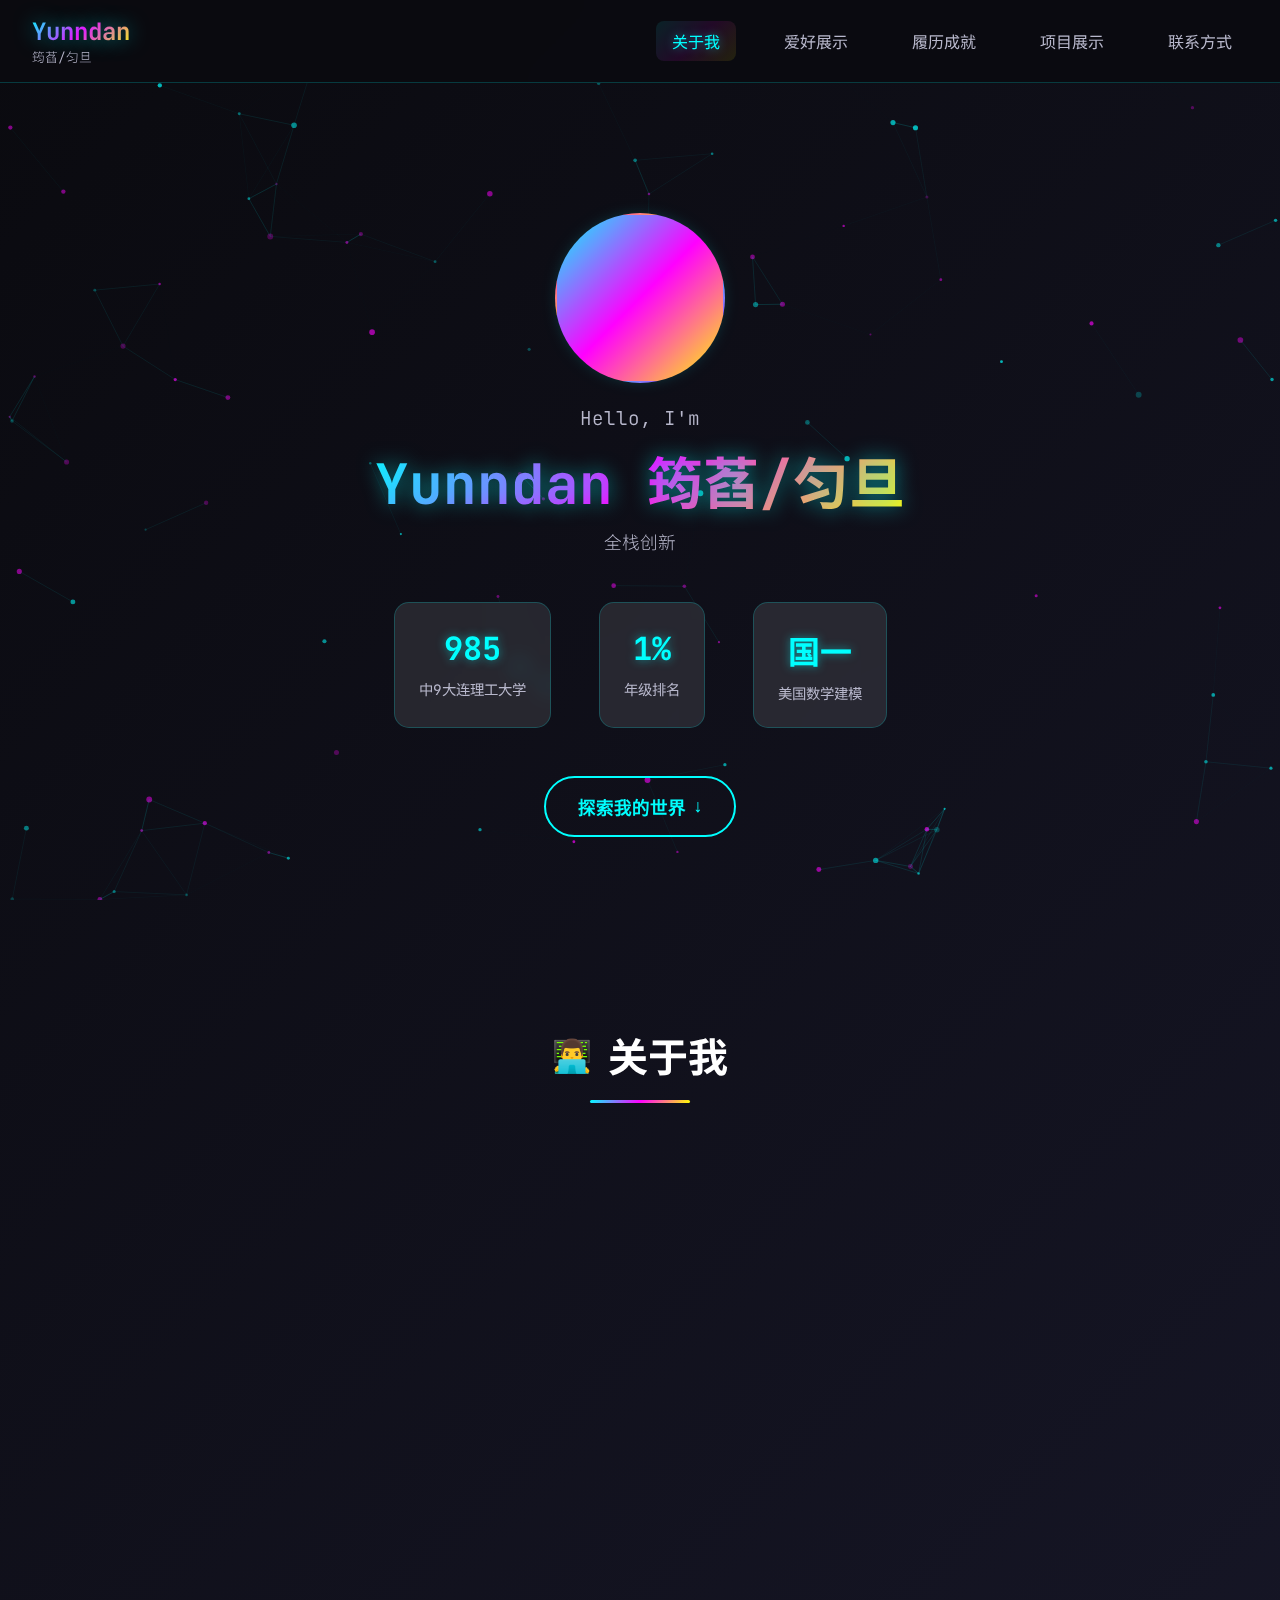
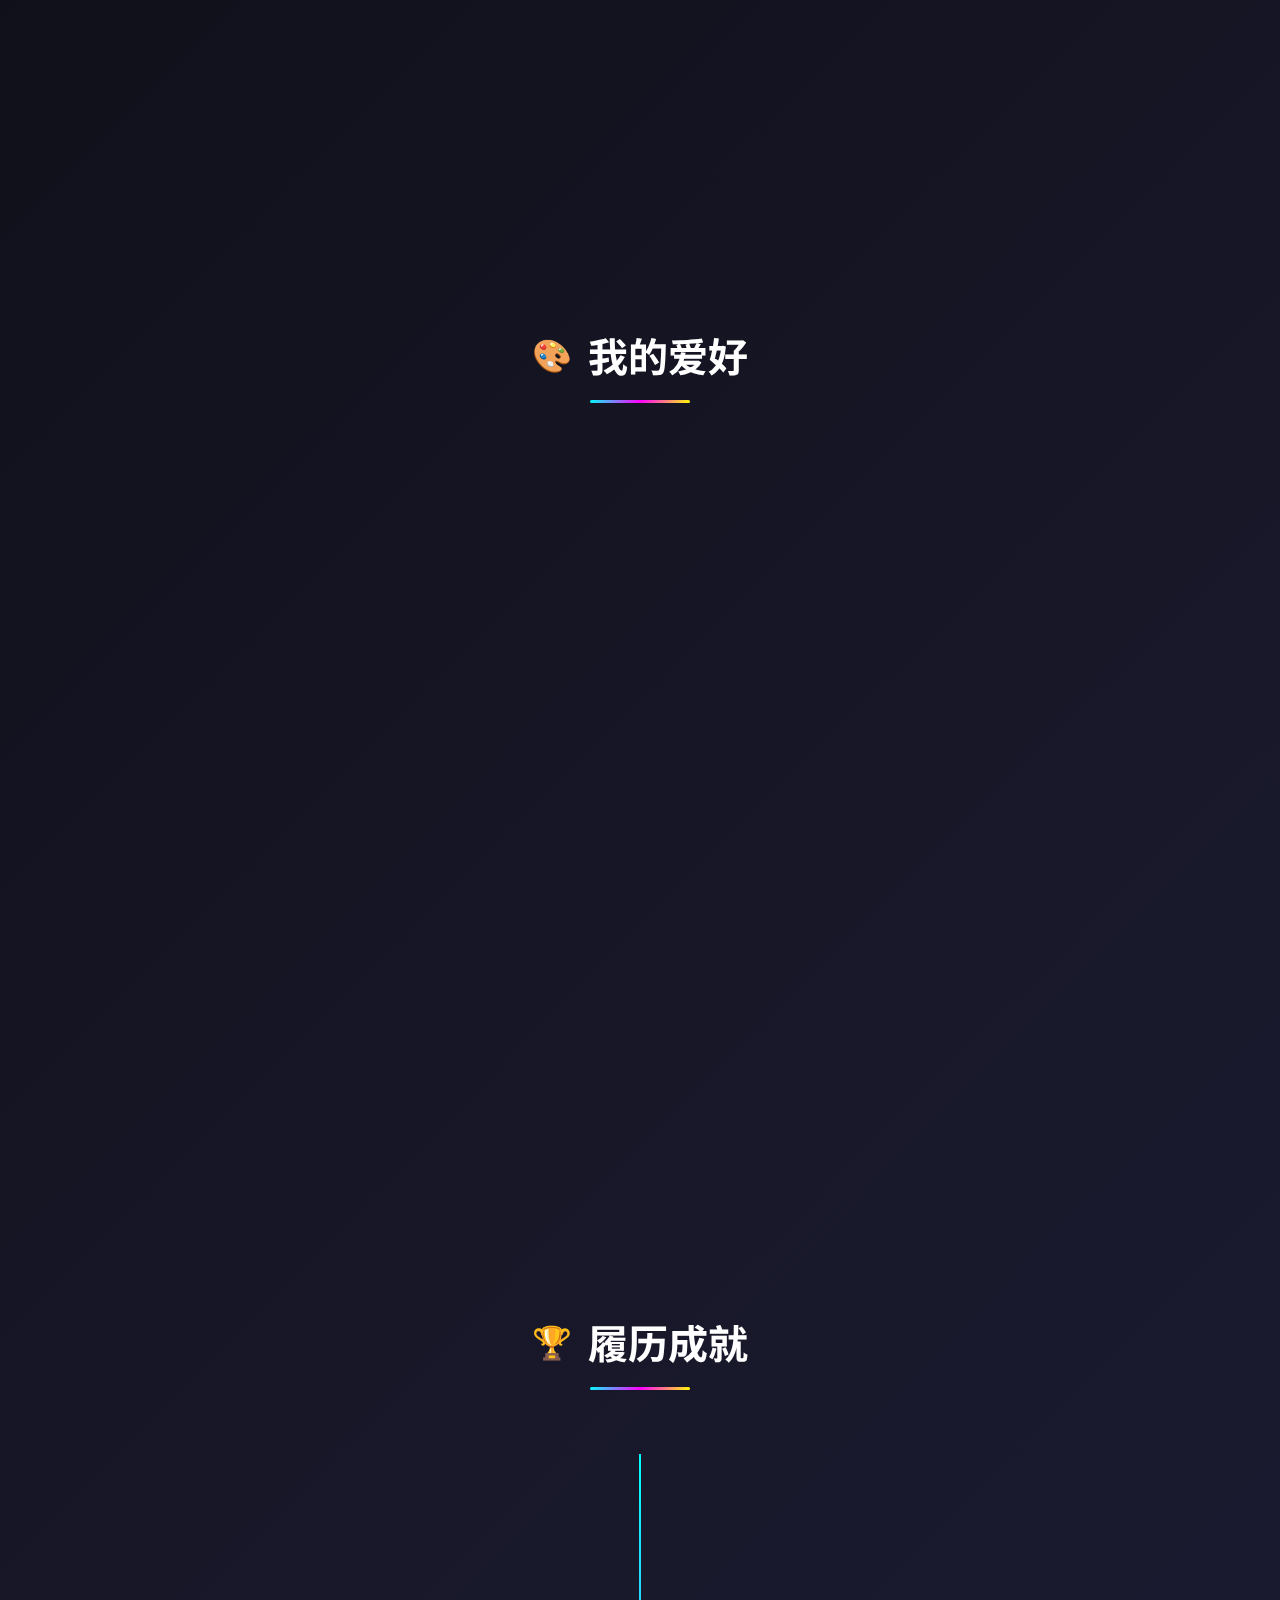
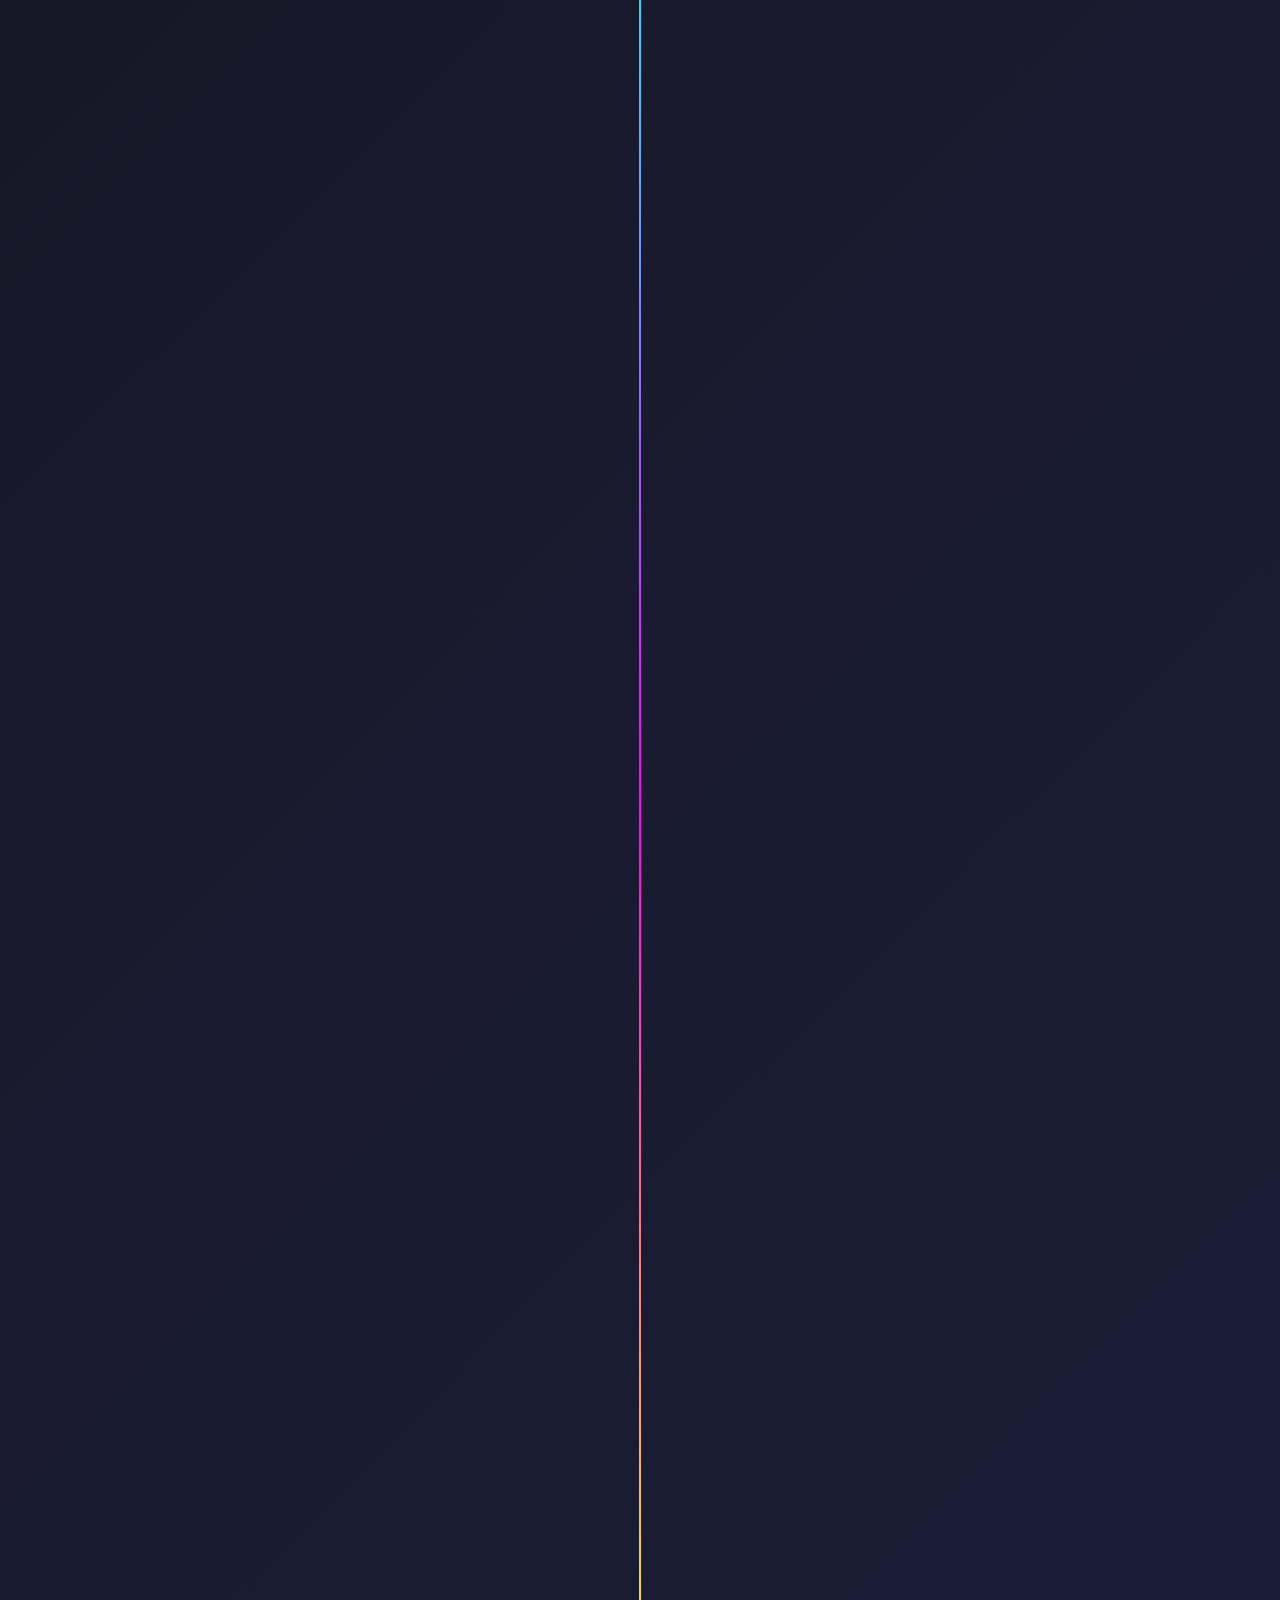
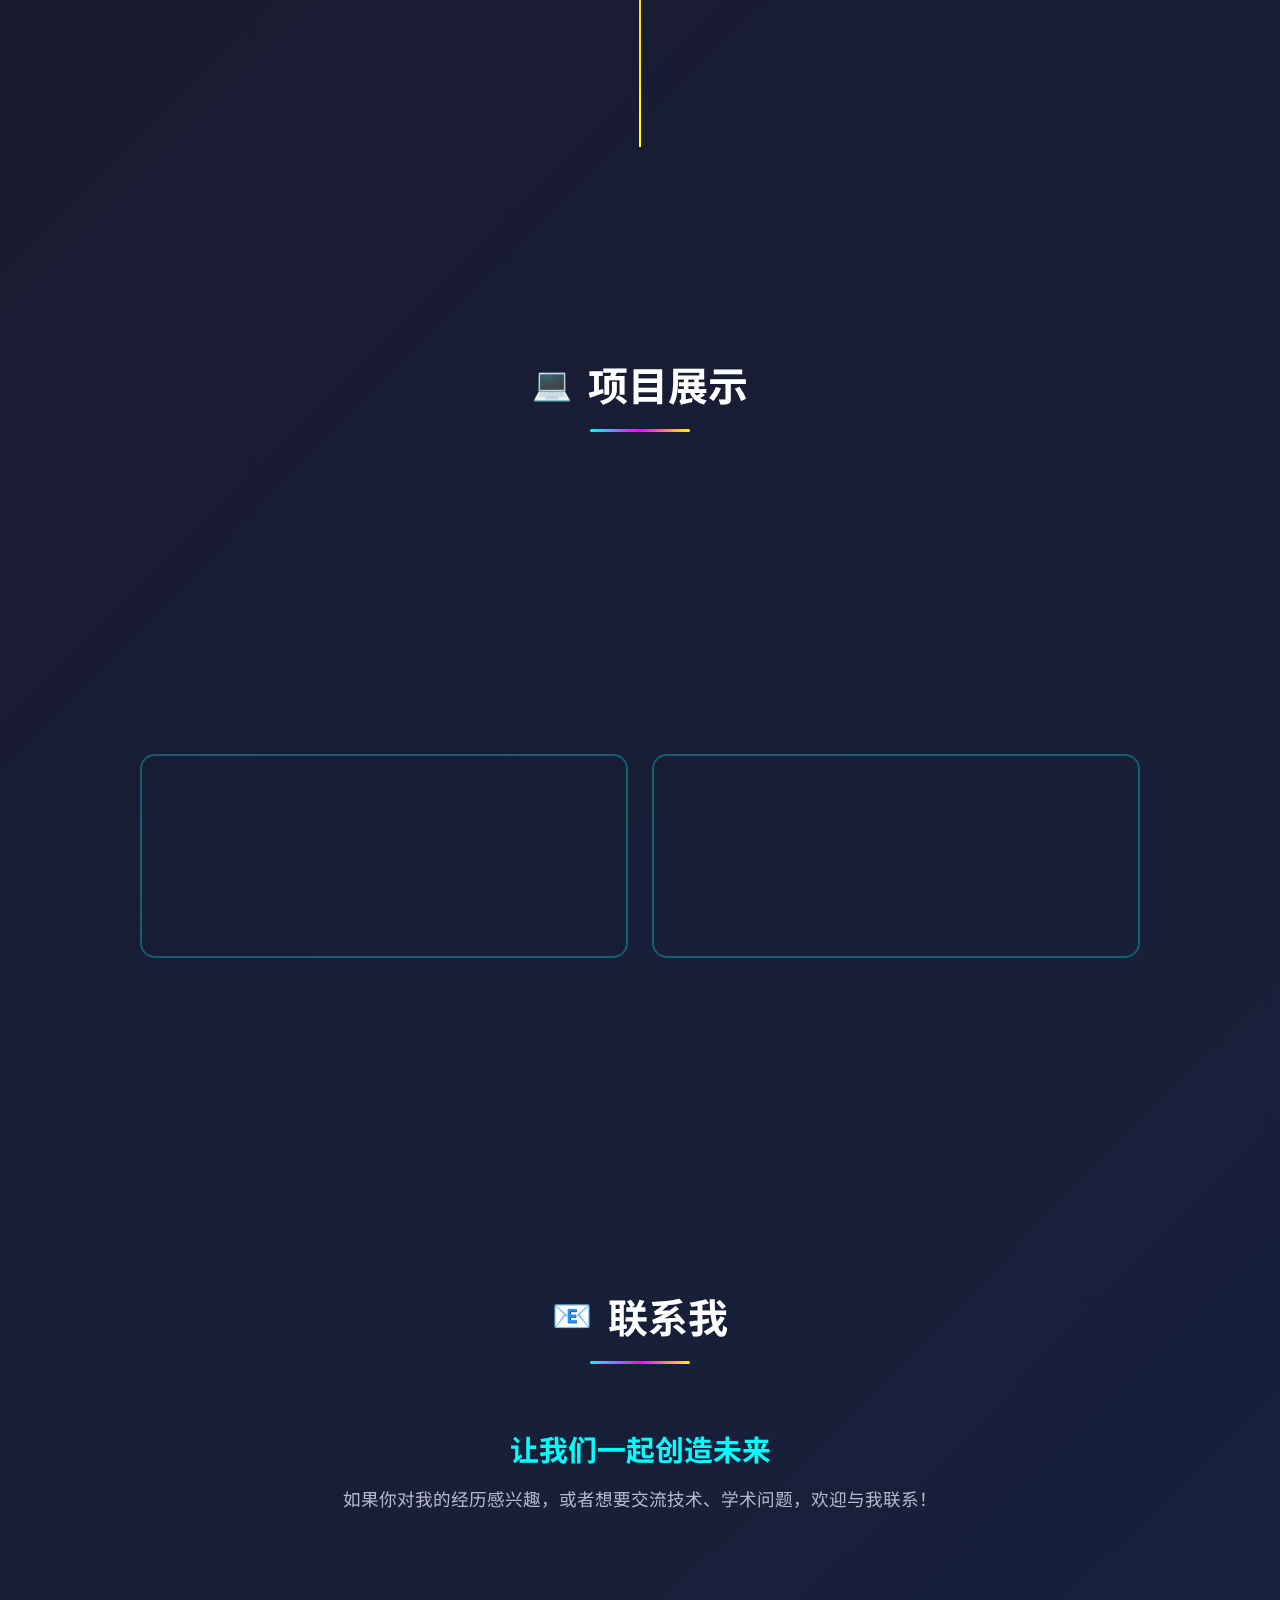
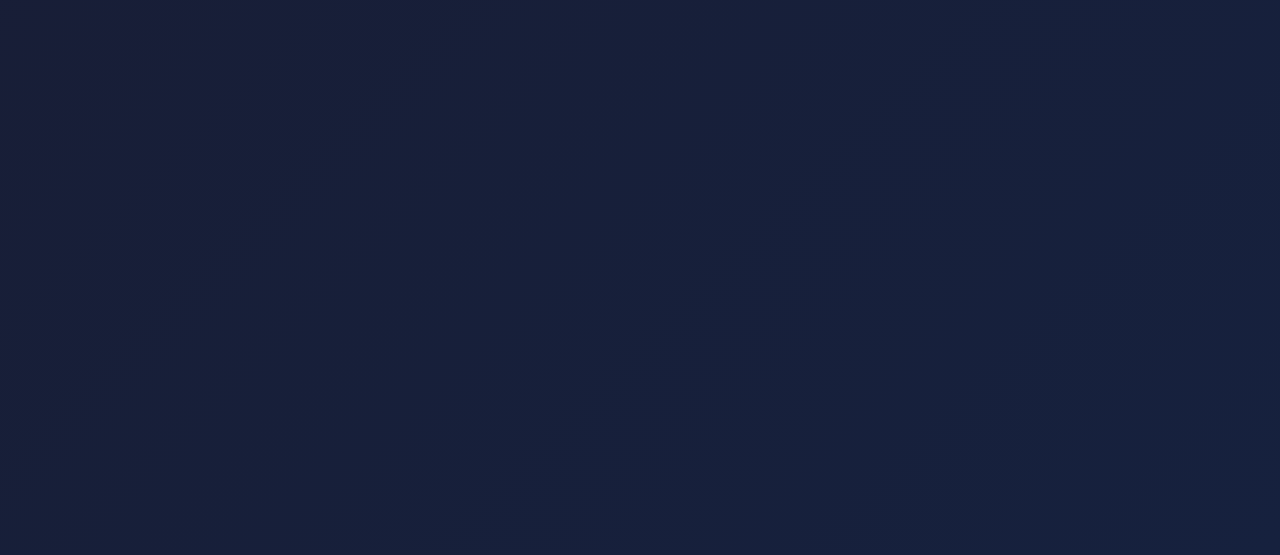
<file: index.html>
<!DOCTYPE html>
<html lang="zh-CN">

<head>
    <meta charset="UTF-8">
    <meta name="viewport" content="width=device-width, initial-scale=1.0">
    <title>yunndan - 数字追梦者</title>
    <link rel="stylesheet" href="style.css">
    <link
        href="https://fonts.googleapis.com/css2?family=JetBrains+Mono:wght@300;400;600;700&family=Noto+Sans+SC:wght@300;400;600;700&display=swap"
        rel="stylesheet">
</head>

<body>
    <!-- 背景粒子效果 -->
    <div class="particles-container">
        <canvas id="particles"></canvas>
    </div>

    <!-- 主导航 -->
    <nav class="nav-container">
        <div class="nav-brand">
            <span class="brand-text">Yunndan</span>
            <span class="brand-subtitle">筠萏/匀旦</span>
        </div>
        <div class="nav-links">
            <a href="#about" class="nav-link active" data-target="about">关于我</a>
            <a href="#hobbies" class="nav-link" data-target="hobbies">爱好展示</a>
            <a href="#achievements" class="nav-link" data-target="achievements">履历成就</a>
            <a href="#projects" class="nav-link" data-target="projects">项目展示</a>
            <a href="#contact" class="nav-link" data-target="contact">联系方式</a>
        </div>
        <div class="nav-toggle">
            <span></span>
            <span></span>
            <span></span>
        </div>
    </nav>

    <!-- 主容器 -->
    <div class="main-container">
        <!-- Hero Section -->
        <section id="hero" class="hero-section">
            <div class="hero-content">
                <div class="hero-avatar">
                    <div class="avatar-ring"></div>
                    <div class="avatar-inner">
                        <span class="avatar-text">O</span>
                    </div>
                </div>
                <h1 class="hero-title">
                    <span class="title-line">Hello, I'm</span>
                    <span class="title-main">Yunndan 筠萏/匀旦</span>
                    <span class="title-subtitle">数字追梦者 · 全栈创新者</span>
                </h1>
                <div class="hero-stats">
                    <div class="stat-item">
                        <span class="stat-number">985</span>
                        <span class="stat-label">中9大连理工大学</span>
                    </div>
                    <div class="stat-item">
                        <span class="stat-number">1%</span>
                        <span class="stat-label">年级排名</span>
                    </div>
                    <div class="stat-item">
                        <span class="stat-number">国一</span>
                        <span class="stat-label">美国数学建模</span>
                    </div>
                </div>
                <div class="hero-cta">
                    <button class="cta-primary" onclick="scrollToSection('about')">
                        <span>探索我的世界</span>
                        <i class="arrow-down">↓</i>
                    </button>
                </div>
            </div>
        </section>

        <!-- About Section -->
        <section id="about" class="content-section">
            <div class="section-header">
                <h2 class="section-title">
                    <span class="title-icon">👨‍💻</span>
                    关于我
                </h2>
                <div class="title-line-decoration"></div>
            </div>
            <div class="about-grid">
                <div class="about-card personality">
                    <div class="card-header">
                        <h3>🧠 性格特质</h3>
                    </div>
                    <div class="card-content">
                        <p>INTP人格，理性思考者。热爱探索新技术，善于独立思考和解决问题。追求极致，注重细节。</p>
                        <div class="traits-list">
                            <span class="trait-tag">理性思维</span>
                            <span class="trait-tag">创新精神</span>
                            <span class="trait-tag">极致追求</span>
                        </div>
                    </div>
                </div>
                <div class="about-card background">
                    <div class="card-header">
                        <h3>🎓 教育背景</h3>
                    </div>
                    <div class="card-content">
                        <p>中9大连理工大学 → 计算机科学与技术专业</p>
                        <p>经济学转专业成功，年级排名前1%</p>
                        <div class="achievement-highlight">
                            <span class="highlight-text">转专业面试断层第一名</span>
                        </div>
                    </div>
                </div>
                <div class="about-card philosophy">
                    <div class="card-header">
                        <h3>🚀 人生理念</h3>
                    </div>
                    <div class="card-content">
                        <p>相信技术改变世界，在数字世界中寻找创造的乐趣，用代码实现想象。</p>
                        <div class="philosophy-quote">
                            "Stay hungry, stay foolish"
                        </div>
                    </div>
                </div>
            </div>
        </section>

        <!-- Hobbies Section -->
        <section id="hobbies" class="content-section">
            <div class="section-header">
                <h2 class="section-title">
                    <span class="title-icon">🎨</span>
                    我的爱好
                </h2>
                <div class="title-line-decoration"></div>
            </div>
            <div class="hobbies-container">
                <div class="hobby-card volleyball">
                    <div class="hobby-icon">🏐</div>
                    <h3>排球等</h3>
                    <p>其实也就略知一二，并且没有排球的图片~ 这个仍然是写实素描的图片啦</p>
                    <div class="hobby-image">
                        <img src="image/1.png" alt="排球相关图片" loading="lazy">
                    </div>
                </div>
                <div class="hobby-card sketch">
                    <div class="hobby-icon">✏️</div>
                    <h3>写实素描</h3>
                    <p>用铅笔描绘世界的真实，在黑白灰的世界里寻找光影的美感和细节的魅力。</p>
                    <div class="hobby-image">
                        <img src="image/2.png" alt="素描作品" loading="lazy">
                    </div>
                </div>
                <div class="hobby-card calligraphy">
                    <div class="hobby-icon">🖋️</div>
                    <h3>硬笔书法</h3>
                    <p>一笔一划间的修行，在汉字的结构美中感受传统文化的底蕴和内心的宁静。</p>
                    <div class="hobby-image">
                        <img src="image/3.png" alt="书法作品" loading="lazy">
                    </div>
                </div>
            </div>
        </section>

        <!-- Achievements Section -->
        <section id="achievements" class="content-section">
            <div class="section-header">
                <h2 class="section-title">
                    <span class="title-icon">🏆</span>
                    履历成就
                </h2>
                <div class="title-line-decoration"></div>
            </div>
            <div class="timeline">
                <div class="timeline-item">
                    <div class="timeline-marker"></div>
                    <div class="timeline-content">
                        <h3>高考进入中9大连理工大学</h3>
                        <p class="timeline-date">2024.9</p>
                        <p>以优异成绩考入经济学类，开启大学生涯的新篇章。</p>
                    </div>
                </div>
                <div class="timeline-item">
                    <div class="timeline-marker"></div>
                    <div class="timeline-content">
                        <h3>年级排名前1%</h3>
                        <p class="timeline-date">2025.1</p>
                        <p>大一时利用应试天赋，线性代数、概统与专业课等多门课程满分，年级排名进入前1%。</p>
                        <div class="achievement-tags">
                            <span class="achievement-tag">线性代数满分</span>
                            <span class="achievement-tag">概率论满分</span>
                            <span class="achievement-tag">专业原理课满分</span>
                        </div>
                    </div>
                </div>
                <div class="timeline-item highlight">
                    <div class="timeline-marker"></div>
                    <div class="timeline-content">
                        <h3>美国数学建模：国际一等奖</h3>
                        <p class="timeline-date">2025.2</p>
                        <p>作为大一新生单打独斗，在美国数学建模竞赛中获得国际一等奖。</p>
                        <div class="achievement-image">
                            <img src="image/5.png" alt="数学建模获奖证书" loading="lazy">
                        </div>
                    </div>
                </div>
                <div class="timeline-item">
                    <div class="timeline-marker"></div>
                    <div class="timeline-content">
                        <h3>转专业面试断层第一</h3>
                        <p class="timeline-date">2025.7</p>
                        <p>在极低通过率的转专业面试中获得断层第一名，成功转入计算机科学与技术专业。</p>
                        <div class="achievement-highlight">
                            <span>相当于高考多加30多分</span>
                        </div>
                    </div>
                </div>
                <div class="timeline-item highlight">
                    <div class="timeline-marker"></div>
                    <div class="timeline-content">
                        <h3>大一全年探索成果</h3>
                        <p class="timeline-date">2025年8月</p>
                        <p>整个大一都在不断探索折腾，在多个领域取得优异成绩，体现了全面发展和持续进步的能力。</p>
                        <div class="achievement-tags">
                            <span class="achievement-tag">美国数模：国际一等奖</span>
                            <span class="achievement-tag">数据物省级二等奖</span>
                            <span class="achievement-tag">大学生广告艺术大赛一等奖</span>
                            <span class="achievement-tag">新生书香例行答辩赛一等奖</span>
                            <span class="achievement-tag">三创赛二等奖</span>
                            <span class="achievement-tag">体育一96分</span>
                            <span class="achievement-tag">体育二97分</span>
                        </div>
                        <div class="achievement-image">
                            <img src="image/7.png" alt="大一探索成果展示" loading="lazy">
                        </div>
                    </div>
                </div>
            </div>
        </section>

        <!-- Projects Section -->
        <section id="projects" class="content-section">
            <div class="section-header">
                <h2 class="section-title">
                    <span class="title-icon">💻</span>
                    项目展示
                </h2>
                <div class="title-line-decoration"></div>
            </div>
            <div class="projects-container">
                <div class="project-card">
                    <div class="project-header">
                        <h3>计算机实验室研究</h3>
                        <span class="project-status">进行中</span>
                    </div>
                    <div class="project-content">
                        <p>为准备转专业，进入计算机老师的实验室，学习前端后端开发技术，目前专注于agent方向的联邦式学习研究。</p>
                        <div class="tech-stack">
                            <span class="tech-tag">前端开发</span>
                            <span class="tech-tag">前后端Vue链接</span>
                            <span class="tech-tag">联邦学习</span>
                            <span class="tech-tag">AI Agent</span>
                        </div>
                    </div>
                </div>
                <div class="project-images">
                    <div class="project-image">
                        <img src="image/6.png" alt="项目成果1" loading="lazy">
                        <div class="image-overlay">
                            <span>项目成果展示</span>
                        </div>
                    </div>
                    <div class="project-image">
                        <img src="image/7.png" alt="项目成果2" loading="lazy">
                        <div class="image-overlay">
                            <span>技术架构图</span>
                        </div>
                    </div>
                </div>
            </div>
        </section>

        <!-- Contact Section -->
        <section id="contact" class="content-section">
            <div class="section-header">
                <h2 class="section-title">
                    <span class="title-icon">📧</span>
                    联系我
                </h2>
                <div class="title-line-decoration"></div>
            </div>
            <div class="contact-container">
                <div class="contact-info">
                    <h3>让我们一起创造未来</h3>
                    <p>如果你对我的经历感兴趣，或者想要交流技术、学术问题，欢迎与我联系！</p>
                </div>
                <div class="contact-methods">
                    <div class="contact-method">
                        <div class="method-icon">📧</div>
                        <div class="method-content">
                            <h4>邮件联系</h4>
                            <p>15826773096@163.com</p>
                        </div>
                    </div>
                    <div class="contact-method">
                        <div class="method-icon">💬</div>
                        <div class="method-content">
                            <h4>微信交流</h4>
                            <p>www15826773096</p>
                        </div>
                    </div>
                    <div class="contact-method">
                        <div class="method-icon">🔗</div>
                        <div class="method-content">
                            <h4>GitHub</h4>
                            <p>尚待开发嘿嘿</p>
                        </div>
                    </div>
                </div>
            </div>
        </section>
    </div>

    <!-- 返回顶部按钮 -->
    <button class="back-to-top" id="backToTop">
        <span>↑</span>
    </button>

    <script src="script.js"></script>
</body>

</html>
</file>
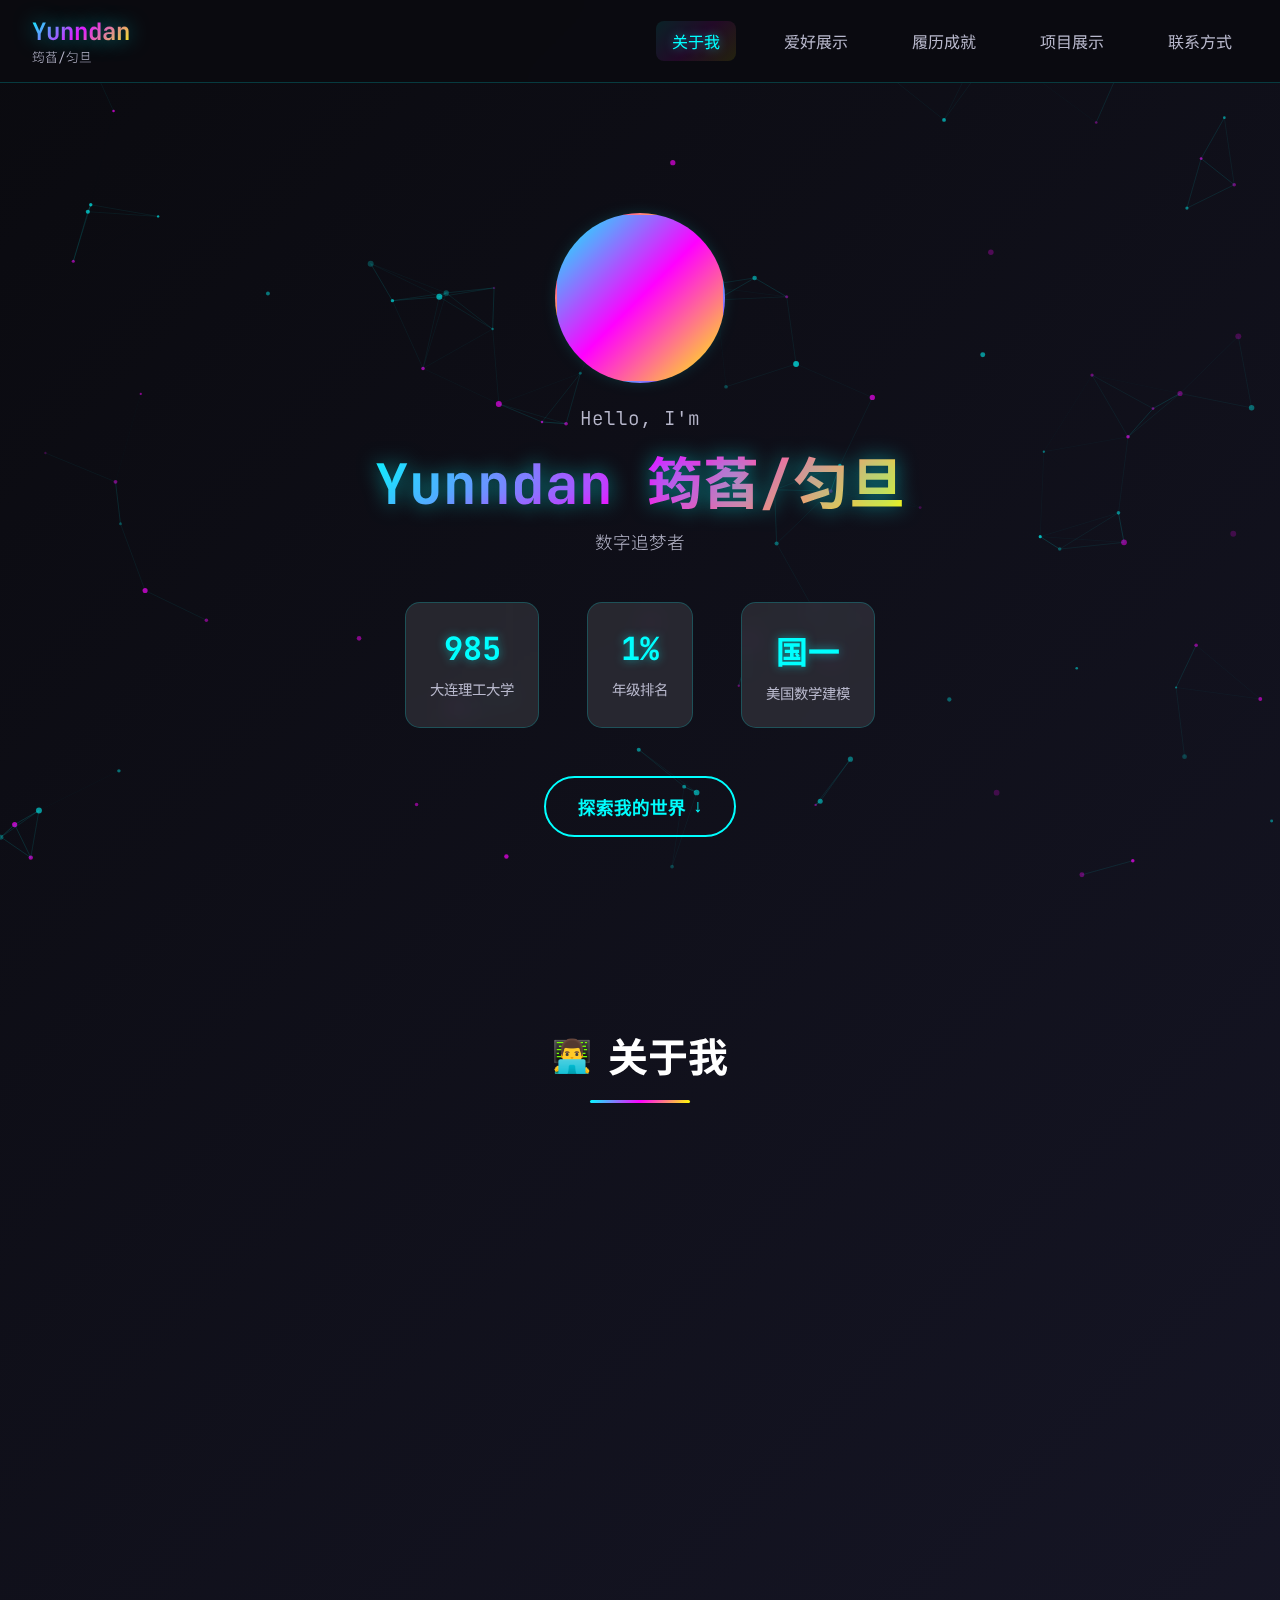
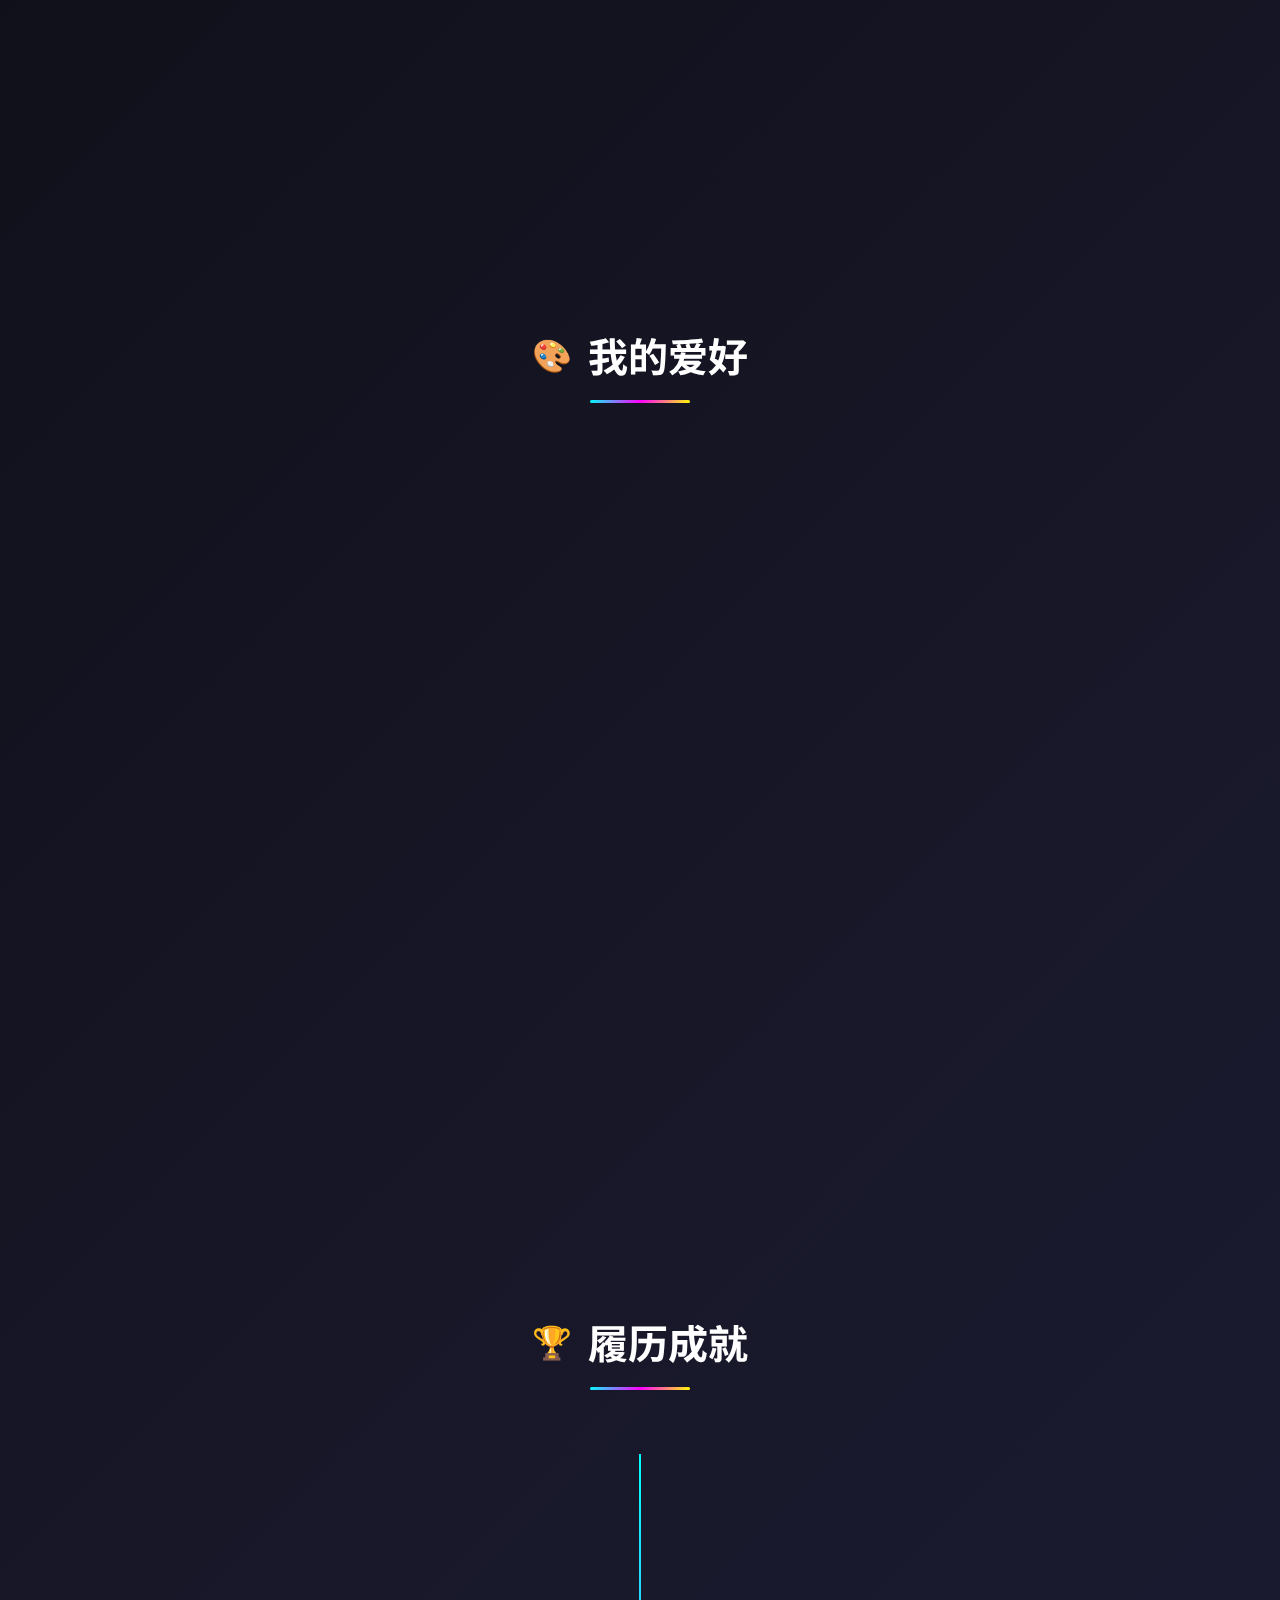
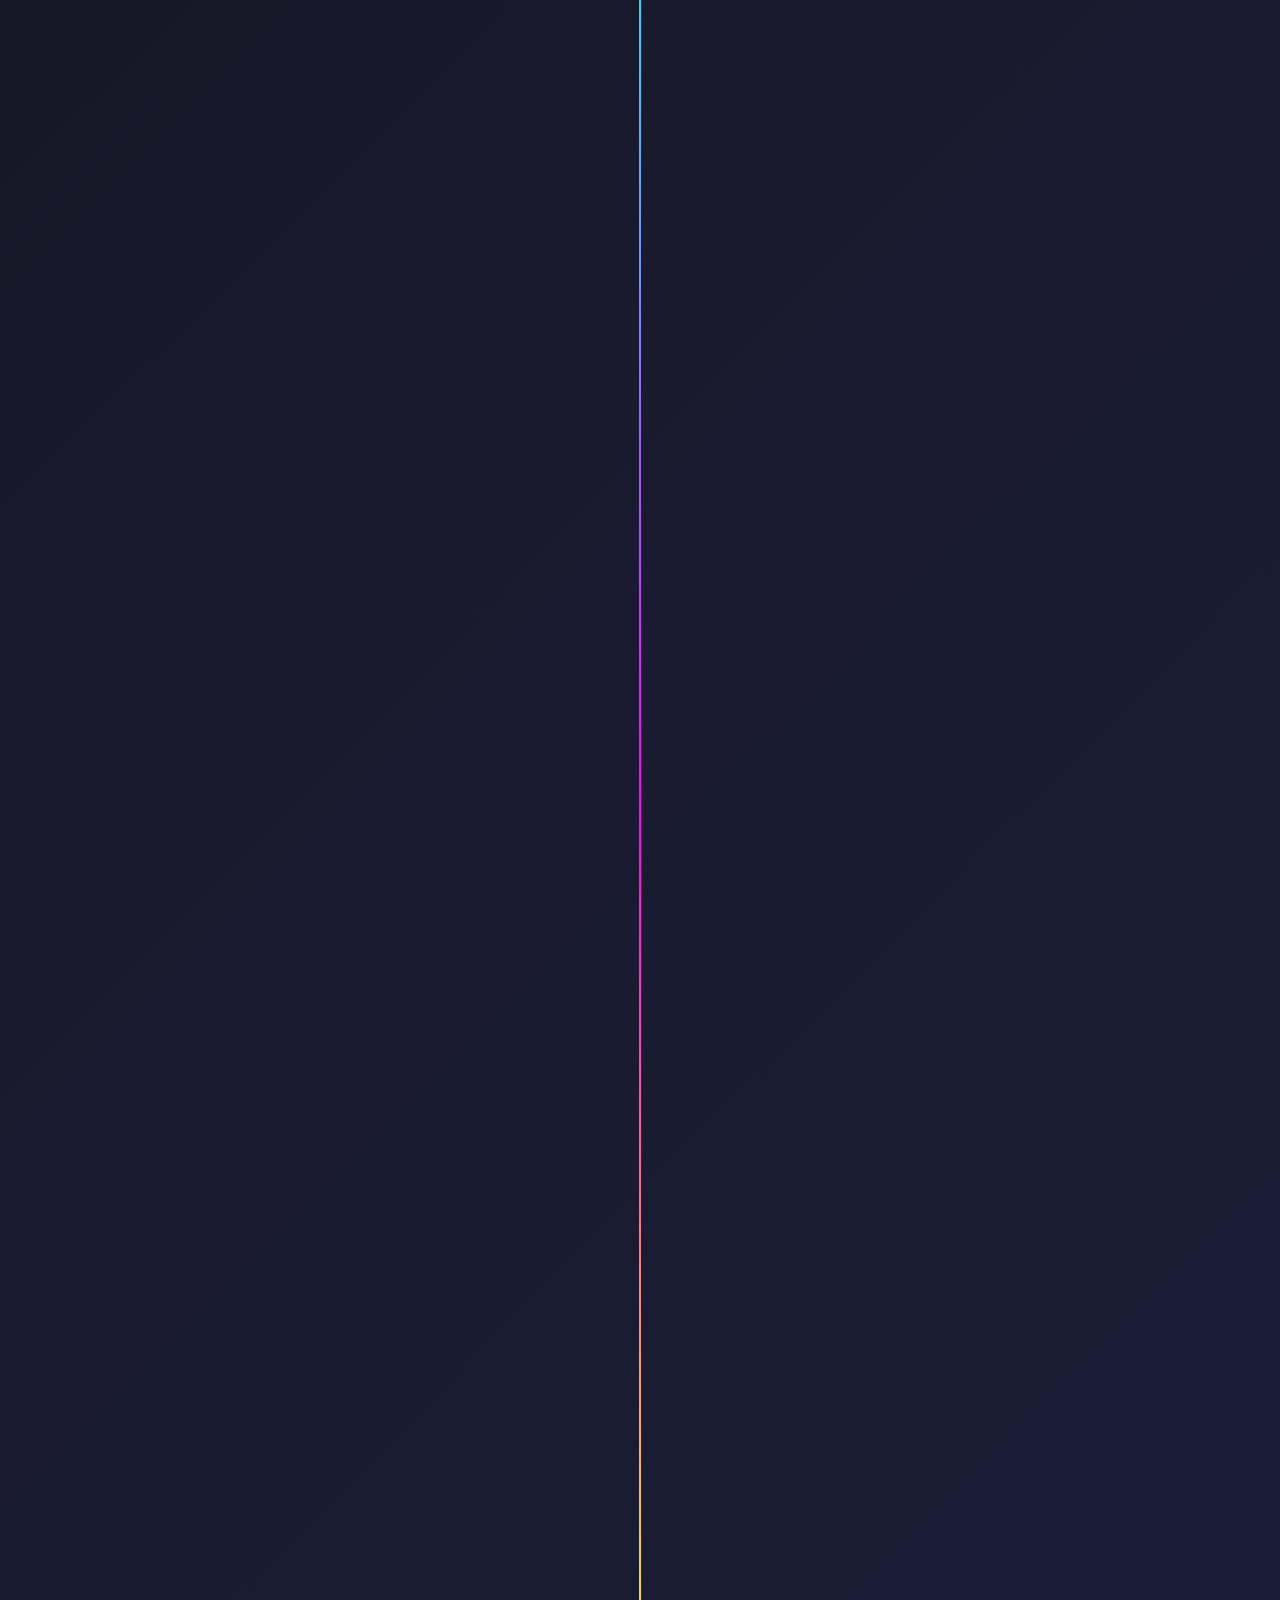
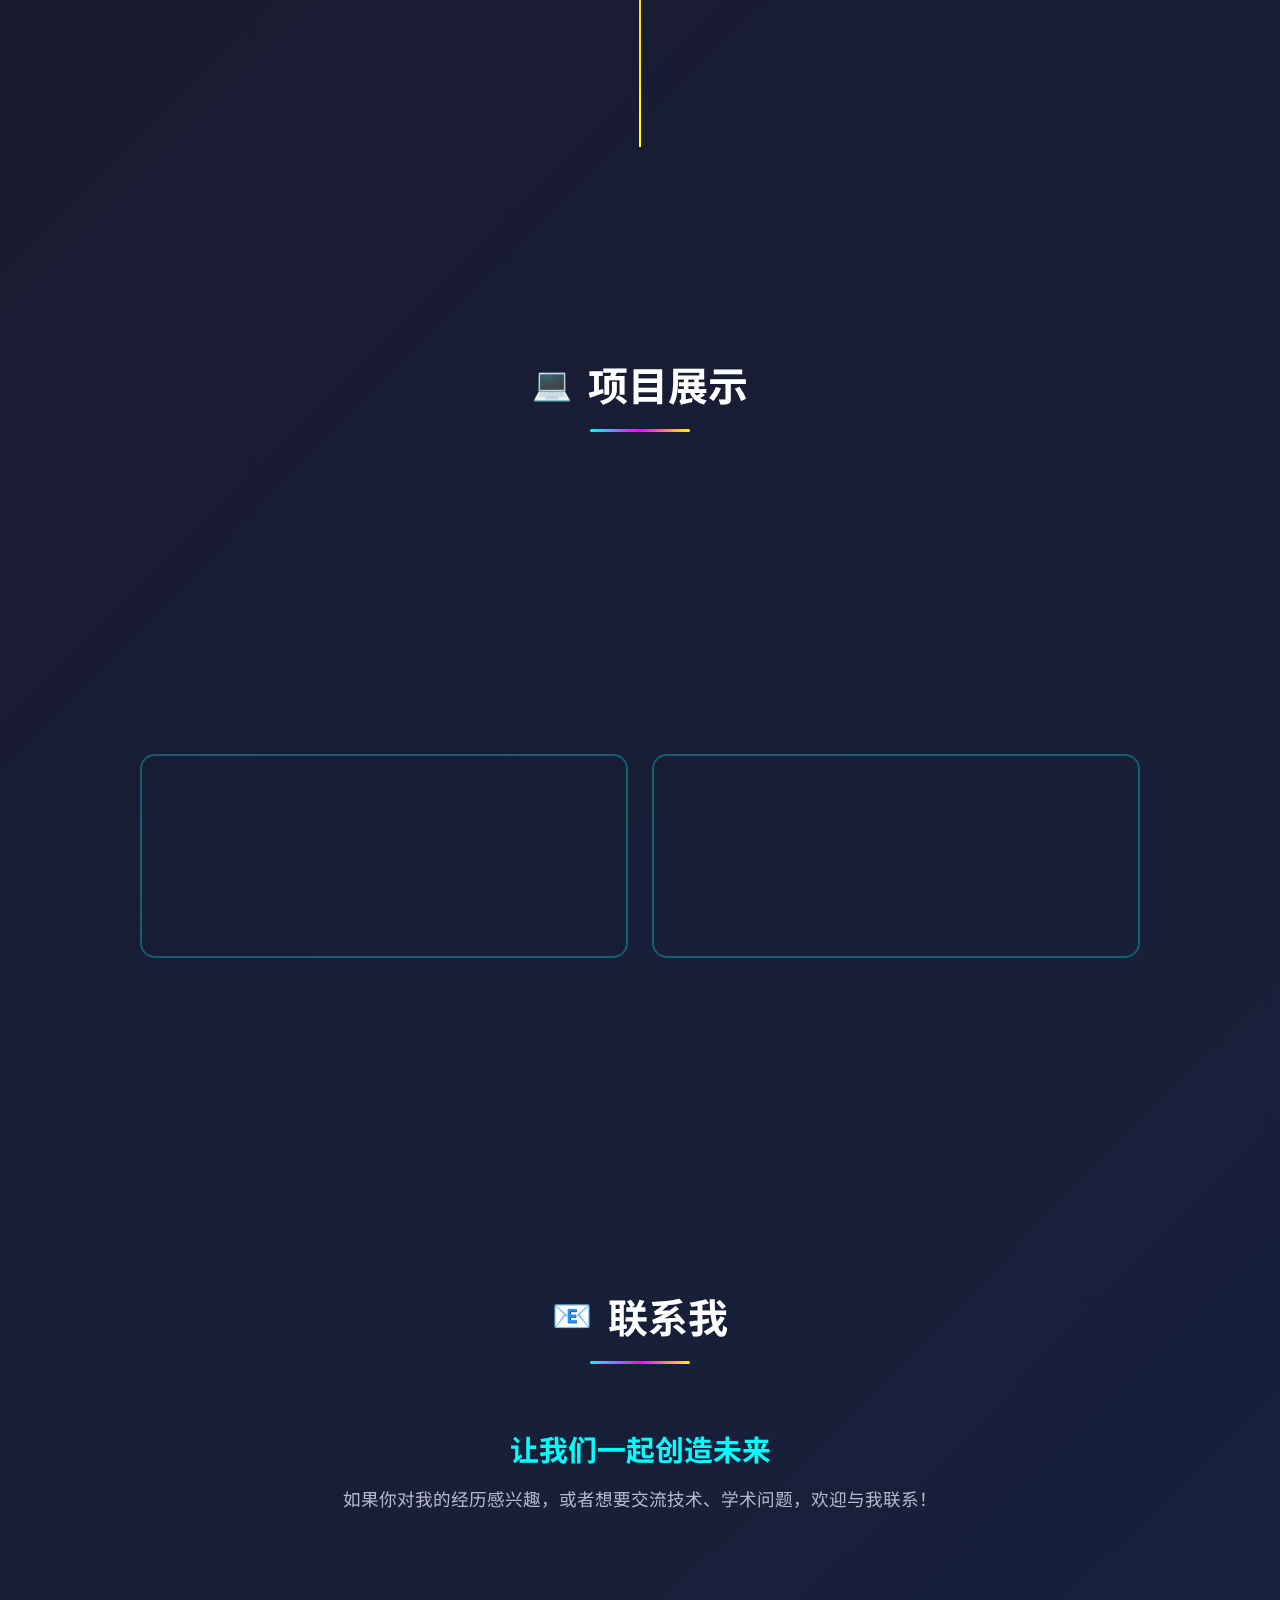
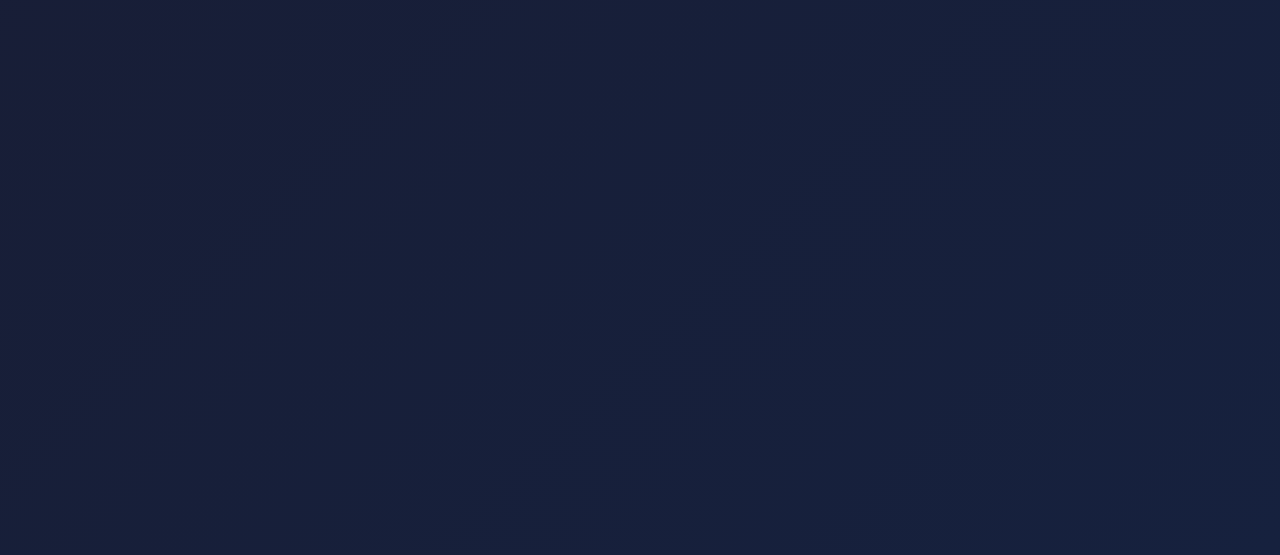
<file: A个人网站/index.html>
<!DOCTYPE html>
<html lang="zh-CN">

<head>
    <meta charset="UTF-8">
    <meta name="viewport" content="width=device-width, initial-scale=1.0">
    <title>yunndan - 数字追梦者</title>
    <link rel="stylesheet" href="style.css">
    <link
        href="https://fonts.googleapis.com/css2?family=JetBrains+Mono:wght@300;400;600;700&family=Noto+Sans+SC:wght@300;400;600;700&display=swap"
        rel="stylesheet">
</head>

<body>
    <!-- 背景粒子效果 -->
    <div class="particles-container">
        <canvas id="particles"></canvas>
    </div>

    <!-- 主导航 -->
    <nav class="nav-container">
        <div class="nav-brand">
            <span class="brand-text">Yunndan</span>
            <span class="brand-subtitle">筠萏/匀旦</span>
        </div>
        <div class="nav-links">
            <a href="#about" class="nav-link active" data-target="about">关于我</a>
            <a href="#hobbies" class="nav-link" data-target="hobbies">爱好展示</a>
            <a href="#achievements" class="nav-link" data-target="achievements">履历成就</a>
            <a href="#projects" class="nav-link" data-target="projects">项目展示</a>
            <a href="#contact" class="nav-link" data-target="contact">联系方式</a>
        </div>
        <div class="nav-toggle">
            <span></span>
            <span></span>
            <span></span>
        </div>
    </nav>

    <!-- 主容器 -->
    <div class="main-container">
        <!-- Hero Section -->
        <section id="hero" class="hero-section">
            <div class="hero-content">
                <div class="hero-avatar">
                    <div class="avatar-ring"></div>
                    <div class="avatar-inner">
                        <span class="avatar-text">O</span>
                    </div>
                </div>
                <h1 class="hero-title">
                    <span class="title-line">Hello, I'm</span>
                    <span class="title-main">Yunndan 筠萏/匀旦</span>
                    <span class="title-subtitle">数字追梦者 · 全栈创新者</span>
                </h1>
                <div class="hero-stats">
                    <div class="stat-item">
                        <span class="stat-number">985</span>
                        <span class="stat-label">大连理工大学</span>
                    </div>
                    <div class="stat-item">
                        <span class="stat-number">1%</span>
                        <span class="stat-label">年级排名</span>
                    </div>
                    <div class="stat-item">
                        <span class="stat-number">国一</span>
                        <span class="stat-label">美国数学建模</span>
                    </div>
                </div>
                <div class="hero-cta">
                    <button class="cta-primary" onclick="scrollToSection('about')">
                        <span>探索我的世界</span>
                        <i class="arrow-down">↓</i>
                    </button>
                </div>
            </div>
        </section>

        <!-- About Section -->
        <section id="about" class="content-section">
            <div class="section-header">
                <h2 class="section-title">
                    <span class="title-icon">👨‍💻</span>
                    关于我
                </h2>
                <div class="title-line-decoration"></div>
            </div>
            <div class="about-grid">
                <div class="about-card personality">
                    <div class="card-header">
                        <h3>🧠 性格特质</h3>
                    </div>
                    <div class="card-content">
                        <p>介于I与E之间，理性思考者。热爱探索新技术，善于独立思考和解决问题。精益求精，注重细节。</p>
                        <div class="traits-list">
                            <span class="trait-tag">理性思维</span>
                            <span class="trait-tag">创新精神</span>
                            <span class="trait-tag">极致追求</span>
                        </div>
                    </div>
                </div>
                <div class="about-card background">
                    <div class="card-header">
                        <h3>🎓 教育背景</h3>
                    </div>
                    <div class="card-content">
                        <p>大连理工大学 → 计算机科学与技术专业</p>
                        <p>经济学转专业成功，年级排名前1%</p>
                        <div class="achievement-highlight">
                            <span class="highlight-text">转专业面试断层第一名</span>
                        </div>
                    </div>
                </div>
                <div class="about-card philosophy">
                    <div class="card-header">
                        <h3>🚀 人生理念</h3>
                    </div>
                    <div class="card-content">
                        <p>相信技术改变世界，在数字世界中寻找创造的乐趣，用代码实现想象。</p>
                        <div class="philosophy-quote">
                            "Stay hungry, stay foolish"
                        </div>
                    </div>
                </div>
            </div>
        </section>

        <!-- Hobbies Section -->
        <section id="hobbies" class="content-section">
            <div class="section-header">
                <h2 class="section-title">
                    <span class="title-icon">🎨</span>
                    我的爱好
                </h2>
                <div class="title-line-decoration"></div>
            </div>
            <div class="hobbies-container">

                <div class="hobby-card sketch">
                    <div class="hobby-icon">✏️</div>
                    <h3>写实素描</h3>
                    <p>用铅笔描绘世界的真实，在黑白灰的世界里寻找光影的美感和细节的魅力。</p>
                    <div class="hobby-image">
                        <img src="image/2.png" alt="素描作品" loading="lazy">
                    </div>
                </div>
                <div class="hobby-card volleyball">
                    <div class="hobby-icon">🏐</div>
                    <h3>排球等</h3>
                    <p>其实也就略知一二，并且没有排球的图片~ 这个仍然是写实素描的图片啦</p>
                    <div class="hobby-image">
                        <img src="image/1.png" alt="排球相关图片" loading="lazy">
                    </div>
                </div>
                <div class="hobby-card calligraphy">
                    <div class="hobby-icon">🖋️</div>
                    <h3>硬笔书法</h3>
                    <p>一笔一划间的修行，在汉字的结构美中感受传统文化的底蕴和内心的宁静。</p>
                    <div class="hobby-image">
                        <img src="image/3.png" alt="书法作品" loading="lazy">
                    </div>
                </div>
            </div>
        </section>

        <!-- Achievements Section -->
        <section id="achievements" class="content-section">
            <div class="section-header">
                <h2 class="section-title">
                    <span class="title-icon">🏆</span>
                    履历成就
                </h2>
                <div class="title-line-decoration"></div>
            </div>
            <div class="timeline">
                <div class="timeline-item">
                    <div class="timeline-marker"></div>
                    <div class="timeline-content">
                        <h3>高考进入大连理工大学</h3>
                        <p class="timeline-date">2024.9</p>
                        <p>经济学类（包含电子商务与经济学），高于分数线7分。</p>
                    </div>
                </div>
                <div class="timeline-item">
                    <div class="timeline-marker"></div>
                    <div class="timeline-content">
                        <h3>年级排名前1%</h3>
                        <p class="timeline-date">2025.1</p>
                        <p>大一时利用应试天赋，线性代数、概统与专业课等多门课程满分，年级排名进入前1%。</p>
                        <div class="achievement-tags">
                            <span class="achievement-tag">线性代数满分</span>
                            <span class="achievement-tag">概率论满分</span>
                            <span class="achievement-tag">专业课满分</span>
                        </div>
                    </div>
                </div>
                <div class="timeline-item highlight">
                    <div class="timeline-marker"></div>
                    <div class="timeline-content">
                        <h3>美国数学建模：国际一等奖</h3>
                        <p class="timeline-date">2025.2</p>
                        <p>作为大一新生单打独斗，在美国数学建模竞赛中获得国际一等奖。</p>
                        <div class="achievement-image">
                            <img src="image/5.png" alt="数学建模获奖证书" loading="lazy">
                        </div>
                    </div>
                </div>
                <div class="timeline-item">
                    <div class="timeline-marker"></div>
                    <div class="timeline-content">
                        <h3>转专业面试断层第一</h3>
                        <p class="timeline-date">2025.7</p>
                        <p>在通过率0.2的转专业面试中获得断层第一名，成功转入计算机科学与技术专业。</p>
                        <div class="achievement-highlight">
                            <span>相当于高考多加40多分</span>
                        </div>
                    </div>
                </div>
                <div class="timeline-item highlight">
                    <div class="timeline-marker"></div>
                    <div class="timeline-content">
                        <h3>大一全年探索成果</h3>
                        <p class="timeline-date">2025年8月</p>
                        <p>大一不断探索折腾，在多个领域取得优异成绩，体现了全面发展和持续进步的能力。</p>
                        <div class="achievement-tags">
                            <span class="achievement-tag">美国数模：国际一等奖</span>
                            <span class="achievement-tag">数据物省级二等奖</span>
                            <span class="achievement-tag">大学生广告艺术大赛一等奖</span>
                            <span class="achievement-tag">新生书香例行答辩赛一等奖</span>
                            <span class="achievement-tag">三创赛二等奖</span>
                            <span class="achievement-tag">体育一96分</span>
                            <span class="achievement-tag">体育二97分</span>
                        </div>
                        <div class="achievement-image">
                            <img src="image/7.png" alt="大一探索成果展示" loading="lazy">
                        </div>
                    </div>
                </div>
            </div>
        </section>

        <!-- Projects Section -->
        <section id="projects" class="content-section">
            <div class="section-header">
                <h2 class="section-title">
                    <span class="title-icon">💻</span>
                    项目展示
                </h2>
                <div class="title-line-decoration"></div>
            </div>
            <div class="projects-container">
                <div class="project-card">
                    <div class="project-header">
                        <h3>计算机实验室研究</h3>
                        <span class="project-status">进行中</span>
                    </div>
                    <div class="project-content">
                        <p>进入计算机老师的实验室，学习前端后端开发技术，目前专注于agent方向的联邦式学习研究。</p>
                        <div class="tech-stack">
                            <span class="tech-tag">若依框架</span>
                            <span class="tech-tag">前后端Vue链接</span>
                            <span class="tech-tag">联邦学习</span>
                            <span class="tech-tag">AI Agent</span>
                        </div>
                    </div>
                </div>
                <div class="project-images">
                    <div class="project-image">
                        <img src="image/6.png" alt="项目成果1" loading="lazy">
                        <div class="image-overlay">
                            <span>项目成果展示</span>
                        </div>
                    </div>
                    <div class="project-image">
                        <img src="image/7.png" alt="项目成果2" loading="lazy">
                        <div class="image-overlay">
                            <span>技术架构图</span>
                        </div>
                    </div>
                </div>
            </div>
        </section>

        <!-- Contact Section -->
        <section id="contact" class="content-section">
            <div class="section-header">
                <h2 class="section-title">
                    <span class="title-icon">📧</span>
                    联系我
                </h2>
                <div class="title-line-decoration"></div>
            </div>
            <div class="contact-container">
                <div class="contact-info">
                    <h3>让我们一起创造未来</h3>
                    <p>如果你对我的经历感兴趣，或者想要交流技术、学术问题，欢迎与我联系！</p>
                </div>
                <div class="contact-methods">
                    <div class="contact-method">
                        <div class="method-icon">📧</div>
                        <div class="method-content">
                            <h4>邮件联系</h4>
                            <p>15826773096@163.com</p>
                        </div>
                    </div>
                    <div class="contact-method">
                        <div class="method-icon">💬</div>
                        <div class="method-content">
                            <h4>微信交流</h4>
                            <p>www15826773096</p>
                        </div>
                    </div>
                    <div class="contact-method">
                        <div class="method-icon">🔗</div>
                        <div class="method-content">
                            <h4>GitHub</h4>
                            <p>https://github.com/15826773096
                                尚待开发嘿嘿</p>
                        </div>
                    </div>
                </div>
            </div>
        </section>
    </div>

    <!-- 返回顶部按钮 -->
    <button class="back-to-top" id="backToTop">
        <span>↑</span>
    </button>

    <script src="script.js"></script>
</body>

</html>
</file>
<file: style.css>
/* 基础重置 */
* {
    margin: 0;
    padding: 0;
    box-sizing: border-box;
}

/* CSS 变量定义 */
:root {
    /* 赛博朋克色彩 */
    --primary-neon: #00ffff;
    --secondary-neon: #ff00ff;
    --accent-neon: #ffff00;
    --warning-neon: #ff0080;
    --success-neon: #00ff80;

    /* 深色背景 */
    --bg-primary: #0a0a0f;
    --bg-secondary: #1a1a2e;
    --bg-tertiary: #16213e;
    --bg-card: rgba(255, 255, 255, 0.1);

    /* 文字颜色 */
    --text-primary: #ffffff;
    --text-secondary: #b8b8cc;
    --text-muted: #8a8aa0;

    /* 渐变 */
    --gradient-primary: linear-gradient(135deg, #00ffff 0%, #ff00ff 50%, #ffff00 100%);
    --gradient-secondary: linear-gradient(45deg, #ff0080 0%, #00ff80 100%);
    --gradient-bg: linear-gradient(135deg, #0a0a0f 0%, #1a1a2e 50%, #16213e 100%);

    /* 阴影 */
    --shadow-neon: 0 0 20px rgba(0, 255, 255, 0.5);
    --shadow-pink: 0 0 20px rgba(255, 0, 255, 0.5);
    --shadow-card: 0 10px 30px rgba(0, 0, 0, 0.5);

    /* 字体 */
    --font-primary: 'JetBrains Mono', 'Noto Sans SC', monospace;
    --font-secondary: 'Noto Sans SC', sans-serif;
}

/* 全局样式 */
html {
    scroll-behavior: smooth;
}

body {
    font-family: var(--font-primary);
    background: var(--gradient-bg);
    color: var(--text-primary);
    min-height: 100vh;
    overflow-x: hidden;
    position: relative;
}

/* 粒子背景 */
.particles-container {
    position: fixed;
    top: 0;
    left: 0;
    width: 100%;
    height: 100%;
    z-index: -1;
    pointer-events: none;
}

#particles {
    width: 100%;
    height: 100%;
}

/* 导航栏 */
.nav-container {
    position: fixed;
    top: 0;
    left: 0;
    right: 0;
    z-index: 1000;
    background: rgba(10, 10, 15, 0.9);
    backdrop-filter: blur(20px);
    border-bottom: 1px solid rgba(0, 255, 255, 0.2);
    padding: 1rem 2rem;
    display: flex;
    justify-content: space-between;
    align-items: center;
    transition: all 0.3s ease;
}

.nav-brand {
    display: flex;
    flex-direction: column;
    align-items: flex-start;
}

.brand-text {
    font-size: 1.5rem;
    font-weight: 700;
    background: var(--gradient-primary);
    -webkit-background-clip: text;
    -webkit-text-fill-color: transparent;
    background-clip: text;
    text-shadow: var(--shadow-neon);
}

.brand-subtitle {
    font-size: 0.8rem;
    color: var(--text-secondary);
    font-weight: 300;
}

.nav-links {
    display: flex;
    gap: 2rem;
}

.nav-link {
    color: var(--text-secondary);
    text-decoration: none;
    font-weight: 400;
    padding: 0.5rem 1rem;
    border-radius: 8px;
    transition: all 0.3s ease;
    position: relative;
    overflow: hidden;
}

.nav-link::before {
    content: '';
    position: absolute;
    top: 0;
    left: -100%;
    width: 100%;
    height: 100%;
    background: var(--gradient-primary);
    transition: left 0.3s ease;
    z-index: -1;
    opacity: 0.1;
}

.nav-link:hover::before,
.nav-link.active::before {
    left: 0;
}

.nav-link:hover,
.nav-link.active {
    color: var(--primary-neon);
    text-shadow: 0 0 10px rgba(0, 255, 255, 0.5);
}

.nav-toggle {
    display: none;
    flex-direction: column;
    cursor: pointer;
    gap: 4px;
}

.nav-toggle span {
    width: 25px;
    height: 3px;
    background: var(--primary-neon);
    transition: all 0.3s ease;
    border-radius: 2px;
}

/* 主容器 */
.main-container {
    margin-top: 80px;
    padding: 0 2rem;
}

/* Hero Section */
.hero-section {
    min-height: 100vh;
    display: flex;
    align-items: center;
    justify-content: center;
    text-align: center;
    padding: 2rem;
    position: relative;
}

.hero-content {
    max-width: 800px;
    z-index: 2;
}

.hero-avatar {
    position: relative;
    margin: 0 auto 2rem;
    width: 150px;
    height: 150px;
}

.avatar-ring {
    position: absolute;
    top: -10px;
    left: -10px;
    right: -10px;
    bottom: -10px;
    border: 2px solid transparent;
    border-radius: 50%;
    background: var(--gradient-primary);
    animation: rotate 4s linear infinite;
}

.avatar-inner {
    width: 100%;
    height: 100%;
    background: var(--bg-secondary);
    border-radius: 50%;
    display: flex;
    align-items: center;
    justify-content: center;
    border: 3px solid var(--primary-neon);
    box-shadow: var(--shadow-neon);
}

.avatar-text {
    font-size: 3rem;
    font-weight: 700;
    background: var(--gradient-primary);
    -webkit-background-clip: text;
    -webkit-text-fill-color: transparent;
    background-clip: text;
}

@keyframes rotate {
    from {
        transform: rotate(0deg);
    }

    to {
        transform: rotate(360deg);
    }
}

.hero-title {
    margin-bottom: 2rem;
}

.title-line {
    display: block;
    font-size: 1.2rem;
    color: var(--text-secondary);
    margin-bottom: 0.5rem;
    font-weight: 300;
}

.title-main {
    display: block;
    font-size: 3.5rem;
    font-weight: 700;
    background: var(--gradient-primary);
    -webkit-background-clip: text;
    -webkit-text-fill-color: transparent;
    background-clip: text;
    margin-bottom: 0.5rem;
    text-shadow: var(--shadow-neon);
}

.title-subtitle {
    display: block;
    font-size: 1.1rem;
    color: var(--text-secondary);
    font-weight: 300;
}

.hero-stats {
    display: flex;
    justify-content: center;
    gap: 3rem;
    margin: 3rem 0;
}

.stat-item {
    text-align: center;
    padding: 1.5rem;
    background: var(--bg-card);
    border-radius: 15px;
    border: 1px solid rgba(0, 255, 255, 0.2);
    backdrop-filter: blur(10px);
    transition: all 0.3s ease;
}



.stat-item:hover {
    transform: translateY(-5px);
    box-shadow: var(--shadow-neon);
    border-color: var(--primary-neon);
}

.stat-number {
    display: block;
    font-size: 2rem;
    font-weight: 700;
    color: var(--primary-neon);
    text-shadow: 0 0 10px rgba(0, 255, 255, 0.5);
}

.stat-label {
    display: block;
    font-size: 0.9rem;
    color: var(--text-secondary);
    margin-top: 0.5rem;
}

.hero-cta {
    margin-top: 3rem;
}

.cta-primary {
    background: transparent;
    border: 2px solid var(--primary-neon);
    color: var(--primary-neon);
    padding: 1rem 2rem;
    border-radius: 50px;
    font-size: 1.1rem;
    font-weight: 600;
    cursor: pointer;
    transition: all 0.3s ease;
    position: relative;
    overflow: hidden;
    display: inline-flex;
    align-items: center;
    gap: 0.5rem;
}

.cta-primary::before {
    content: '';
    position: absolute;
    top: 0;
    left: -100%;
    width: 100%;
    height: 100%;
    background: var(--primary-neon);
    transition: left 0.3s ease;
    z-index: -1;
}

.cta-primary:hover::before {
    left: 0;
}

.cta-primary:hover {
    color: var(--bg-primary);
    box-shadow: var(--shadow-neon);
    transform: translateY(-2px);
}

.arrow-down {
    animation: bounce 2s infinite;
}

@keyframes bounce {

    0%,
    20%,
    50%,
    80%,
    100% {
        transform: translateY(0);
    }

    40% {
        transform: translateY(-5px);
    }

    60% {
        transform: translateY(-3px);
    }
}

/* 内容区块 */
.content-section {
    min-height: 100vh;
    padding: 4rem 0;
    margin-bottom: 2rem;
    position: relative;
    z-index: 10;
}

/* 滚动时淡出效果 */
.fade-on-scroll {
    transition: opacity 0.3s ease, transform 0.3s ease;
}

.hero-section {
    position: relative;
    z-index: 5;
}

/* 针对关于我section的特殊z-index */
#about {
    background: transparent;
    border-radius: 20px 20px 0 0;
    margin-top: -50px;
    padding-top: 6rem;
    position: relative;
    z-index: 15;
}

.section-header {
    text-align: center;
    margin-bottom: 4rem;
}

.section-title {
    font-size: 2.5rem;
    font-weight: 700;
    margin-bottom: 1rem;
    display: flex;
    align-items: center;
    justify-content: center;
    gap: 1rem;
}

.title-icon {
    font-size: 2rem;
}

.title-line-decoration {
    width: 100px;
    height: 3px;
    background: var(--gradient-primary);
    margin: 0 auto;
    border-radius: 2px;
}

/* About Section */
.about-grid {
    display: grid;
    grid-template-columns: repeat(auto-fit, minmax(300px, 1fr));
    gap: 2rem;
    max-width: 1200px;
    margin: 0 auto;
}

.about-card {
    background: var(--bg-card);
    border-radius: 20px;
    padding: 2rem;
    border: 2px solid rgba(0, 255, 255, 0.4);
    backdrop-filter: blur(10px);
    transition: all 0.3s ease;
    position: relative;
    overflow: hidden;
}

/* 为不同的关于我卡片设置不同颜色边框 */
.about-card.personality {
    border-color: #ff6b6b;
    /* 红色 - 性格特质 */
    box-shadow: 0 0 15px rgba(255, 107, 107, 0.3);
}

.about-card.background {
    border-color: #4ecdc4;
    /* 青色 - 教育背景 */
    box-shadow: 0 0 15px rgba(78, 205, 196, 0.3);
}

.about-card.philosophy {
    border-color: #45b7d1;
    /* 蓝色 - 人生理念 */
    box-shadow: 0 0 15px rgba(69, 183, 209, 0.3);
}

.about-card::before {
    content: '';
    position: absolute;
    top: 0;
    left: 0;
    right: 0;
    height: 3px;
    background: var(--gradient-primary);
}

.about-card:hover {
    transform: translateY(-10px);
    box-shadow: 0 15px 40px rgba(0, 0, 0, 0.3);
    /* 保持原有的彩色边框，只增强发光效果 */
}

.about-card.personality:hover {
    box-shadow: 0 15px 40px rgba(255, 107, 107, 0.4);
}

.about-card.background:hover {
    box-shadow: 0 15px 40px rgba(78, 205, 196, 0.4);
}

.about-card.philosophy:hover {
    box-shadow: 0 15px 40px rgba(69, 183, 209, 0.4);
}

.card-header h3 {
    font-size: 1.3rem;
    margin-bottom: 1rem;
    color: var(--primary-neon);
}

.card-content p {
    line-height: 1.6;
    color: var(--text-secondary);
    margin-bottom: 1rem;
}

.traits-list {
    display: flex;
    gap: 0.5rem;
    flex-wrap: wrap;
}

.trait-tag {
    background: rgba(255, 255, 255, 0.15);
    color: var(--primary-neon);
    padding: 0.3rem 0.8rem;
    border-radius: 15px;
    font-size: 0.8rem;
    border: 1px solid rgba(0, 255, 255, 0.3);
}

.achievement-highlight {
    background: rgba(255, 255, 255, 0.15);
    padding: 1rem;
    border-radius: 10px;
    border: 1px solid rgba(255, 0, 128, 0.3);
    margin-top: 1rem;
}

.highlight-text {
    color: var(--warning-neon);
    font-weight: 600;
}

.philosophy-quote {
    font-style: italic;
    color: var(--accent-neon);
    text-align: center;
    margin-top: 1rem;
    padding: 1rem;
    border-left: 3px solid var(--accent-neon);
    background: rgba(255, 255, 255, 0.08);
}

/* Hobbies Section */
.hobbies-container {
    display: grid;
    grid-template-columns: repeat(auto-fit, minmax(350px, 1fr));
    gap: 2rem;
    max-width: 1200px;
    margin: 0 auto;
}

.hobby-card {
    background: var(--bg-card);
    border-radius: 20px;
    padding: 2rem;
    border: 2px solid rgba(0, 255, 255, 0.4);
    backdrop-filter: blur(10px);
    transition: all 0.3s ease;
    text-align: center;
    position: relative;
    overflow: hidden;
}

/* 为不同的爱好卡片设置不同颜色边框 */
.hobby-card.volleyball {
    border-color: #ffa726;
    /* 橙色 - 排球 */
    box-shadow: 0 0 15px rgba(255, 167, 38, 0.3);
}

.hobby-card.sketch {
    border-color: #ab47bc;
    /* 紫色 - 写实素描 */
    box-shadow: 0 0 15px rgba(171, 71, 188, 0.3);
}

.hobby-card.calligraphy {
    border-color: #66bb6a;
    /* 绿色 - 硬笔书法 */
    box-shadow: 0 0 15px rgba(102, 187, 106, 0.3);
}

.hobby-card::before {
    content: '';
    position: absolute;
    top: -50%;
    left: -50%;
    width: 200%;
    height: 200%;
    background: conic-gradient(transparent, rgba(255, 255, 255, 0.1), transparent 30%);
    animation: rotate 4s linear infinite;
    z-index: -1;
}

.hobby-card:hover {
    transform: translateY(-10px) scale(1.02);
    /* 保持原有的彩色边框，只增强发光效果 */
}

.hobby-card.volleyball:hover {
    box-shadow: 0 15px 40px rgba(255, 167, 38, 0.4);
}

.hobby-card.sketch:hover {
    box-shadow: 0 15px 40px rgba(171, 71, 188, 0.4);
}

.hobby-card.calligraphy:hover {
    box-shadow: 0 15px 40px rgba(102, 187, 106, 0.4);
}

.hobby-icon {
    font-size: 3rem;
    margin-bottom: 1rem;
}

.hobby-card h3 {
    font-size: 1.5rem;
    margin-bottom: 1rem;
    color: var(--primary-neon);
}

.hobby-card p {
    color: var(--text-secondary);
    line-height: 1.6;
    margin-bottom: 1.5rem;
}

.hobby-image {
    border-radius: 15px;
    overflow: hidden;
    border: 2px solid rgba(0, 255, 255, 0.3);
    transition: all 0.3s ease;
    display: flex;
    flex-direction: column;
    gap: 1rem;
    min-height: auto;
}

.hobby-image:hover {
    border-color: var(--primary-neon);
    box-shadow: var(--shadow-neon);
}

.hobby-image img {
    max-width: 100%;
    height: auto;
    object-fit: contain;
    transition: transform 0.3s ease;
    border-radius: 10px;
    display: block;
    margin: 0 auto;
}

.hobby-image:hover img {
    transform: scale(1.1);
}

/* Timeline */
.timeline {
    max-width: 800px;
    margin: 0 auto;
    position: relative;
}

.timeline::before {
    content: '';
    position: absolute;
    left: 50%;
    top: 0;
    bottom: 0;
    width: 2px;
    background: var(--gradient-primary);
    transform: translateX(-50%);
}

.timeline-item {
    position: relative;
    margin-bottom: 3rem;
    display: flex;
    align-items: center;
}

.timeline-item:nth-child(odd) {
    flex-direction: row;
}

.timeline-item:nth-child(even) {
    flex-direction: row-reverse;
}

.timeline-marker {
    width: 20px;
    height: 20px;
    background: var(--primary-neon);
    border-radius: 50%;
    position: absolute;
    left: 50%;
    transform: translateX(-50%);
    z-index: 2;
    box-shadow: var(--shadow-neon);
}

.timeline-content {
    background: var(--bg-card);
    padding: 2rem;
    border-radius: 15px;
    border: 2px solid rgba(0, 255, 255, 0.4);
    backdrop-filter: blur(10px);
    width: calc(50% - 40px);
    transition: all 0.3s ease;
}

/* 为时间线项目设置渐变彩色边框 */
.timeline-item:nth-child(1) .timeline-content {
    border-color: #e91e63;
    /* 粉红色 */
    box-shadow: 0 0 15px rgba(233, 30, 99, 0.3);
}

.timeline-item:nth-child(2) .timeline-content {
    border-color: #9c27b0;
    /* 紫色 */
    box-shadow: 0 0 15px rgba(156, 39, 176, 0.3);
}

.timeline-item:nth-child(3) .timeline-content {
    border-color: #673ab7;
    /* 深紫色 */
    box-shadow: 0 0 15px rgba(103, 58, 183, 0.3);
}

.timeline-item:nth-child(4) .timeline-content {
    border-color: #3f51b5;
    /* 靛蓝色 */
    box-shadow: 0 0 15px rgba(63, 81, 181, 0.3);
}

.timeline-item:nth-child(5) .timeline-content {
    border-color: #2196f3;
    /* 蓝色 */
    box-shadow: 0 0 15px rgba(33, 150, 243, 0.3);
}

.timeline-item:nth-child(odd) .timeline-content {
    margin-right: auto;
    margin-left: 40px;
}

.timeline-item:nth-child(even) .timeline-content {
    margin-left: auto;
    margin-right: 40px;
}

.timeline-content:hover {
    transform: scale(1.02);
    box-shadow: var(--shadow-card);
    border-color: var(--primary-neon);
}

.timeline-content h3 {
    color: var(--primary-neon);
    margin-bottom: 0.5rem;
    font-size: 1.2rem;
}

.timeline-date {
    color: var(--accent-neon);
    font-size: 0.9rem;
    margin-bottom: 1rem;
    font-weight: 600;
}

.timeline-content p {
    color: var(--text-secondary);
    line-height: 1.6;
    margin-bottom: 1rem;
}

.achievement-tags {
    display: flex;
    gap: 0.5rem;
    flex-wrap: wrap;
}

.achievement-tag {
    background: rgba(255, 255, 255, 0.15);
    color: var(--success-neon);
    padding: 0.3rem 0.8rem;
    border-radius: 15px;
    font-size: 0.8rem;
    border: 1px solid rgba(0, 255, 128, 0.3);
}

.timeline-item.highlight .timeline-content {
    border: 2px solid var(--warning-neon);
    background: rgba(255, 255, 255, 0.08);
}

.timeline-item.highlight .timeline-marker {
    background: var(--warning-neon);
    box-shadow: 0 0 20px rgba(255, 0, 128, 0.5);
}

.achievement-image {
    margin-top: 1rem;
    border-radius: 10px;
    overflow: hidden;
    border: 2px solid rgba(0, 255, 255, 0.3);
    display: flex;
    justify-content: center;
    align-items: center;
    min-height: auto;
}

.achievement-image img {
    max-width: 100%;
    height: auto;
    object-fit: contain;
    transition: transform 0.3s ease;
    border-radius: 10px;
    display: block;
    margin: 0 auto;
}

.achievement-image:hover img {
    transform: scale(1.05);
}

/* Projects Section */
.projects-container {
    max-width: 1000px;
    margin: 0 auto;
    display: grid;
    gap: 2rem;
}

.project-card {
    background: var(--bg-card);
    border-radius: 20px;
    padding: 2rem;
    border: 2px solid #ff9800;
    /* 橙黄色 */
    backdrop-filter: blur(10px);
    transition: all 0.3s ease;
    box-shadow: 0 0 15px rgba(255, 152, 0, 0.3);
}

.project-card:hover {
    transform: translateY(-5px);
    box-shadow: var(--shadow-card);
    border-color: var(--primary-neon);
}

.project-header {
    display: flex;
    justify-content: space-between;
    align-items: center;
    margin-bottom: 1rem;
}

.project-header h3 {
    color: var(--primary-neon);
    font-size: 1.3rem;
}

.project-status {
    background: rgba(255, 255, 255, 0.15);
    color: var(--success-neon);
    padding: 0.3rem 0.8rem;
    border-radius: 15px;
    font-size: 0.8rem;
    border: 1px solid rgba(0, 255, 128, 0.3);
}

.project-content p {
    color: var(--text-secondary);
    line-height: 1.6;
    margin-bottom: 1.5rem;
}

.tech-stack {
    display: flex;
    gap: 0.5rem;
    flex-wrap: wrap;
}

.tech-tag {
    background: rgba(255, 255, 255, 0.15);
    color: var(--secondary-neon);
    padding: 0.3rem 0.8rem;
    border-radius: 15px;
    font-size: 0.8rem;
    border: 1px solid rgba(255, 0, 255, 0.3);
}

.project-images {
    display: grid;
    grid-template-columns: repeat(auto-fit, minmax(300px, 1fr));
    gap: 1.5rem;
    margin-top: 2rem;
}

.project-image {
    position: relative;
    border-radius: 15px;
    overflow: hidden;
    border: 2px solid rgba(0, 255, 255, 0.3);
    transition: all 0.3s ease;
    display: flex;
    justify-content: center;
    align-items: center;
    min-height: 200px;
}

.project-image:hover {
    border-color: var(--primary-neon);
    box-shadow: var(--shadow-neon);
    transform: scale(1.02);
}

.project-image img {
    max-width: 100%;
    height: auto;
    min-height: 200px;
    object-fit: contain;
    transition: transform 0.3s ease;
    border-radius: 10px;
    display: block;
    margin: 0 auto;
}

.image-overlay {
    position: absolute;
    bottom: 0;
    left: 0;
    right: 0;
    background: rgba(0, 0, 0, 0.8);
    color: var(--text-primary);
    padding: 1rem;
    transform: translateY(100%);
    transition: transform 0.3s ease;
}

.project-image:hover .image-overlay {
    transform: translateY(0);
}

.project-image:hover img {
    transform: scale(1.1);
}

/* Contact Section */
.contact-container {
    max-width: 800px;
    margin: 0 auto;
    text-align: center;
}

.contact-info {
    margin-bottom: 3rem;
}

.contact-info h3 {
    font-size: 1.8rem;
    margin-bottom: 1rem;
    color: var(--primary-neon);
}

.contact-info p {
    color: var(--text-secondary);
    font-size: 1.1rem;
    line-height: 1.6;
}

.contact-methods {
    display: grid;
    grid-template-columns: repeat(auto-fit, minmax(250px, 1fr));
    gap: 2rem;
}

.contact-method {
    background: var(--bg-card);
    padding: 2rem;
    border-radius: 20px;
    border: 2px solid rgba(0, 255, 255, 0.4);
    backdrop-filter: blur(10px);
    transition: all 0.3s ease;
    display: flex;
    align-items: center;
    gap: 1rem;
}

/* 为联系方式卡片设置不同颜色边框 */
.contact-method:nth-child(1) {
    border-color: #4caf50;
    /* 绿色 - 邮件 */
    box-shadow: 0 0 15px rgba(76, 175, 80, 0.3);
}

.contact-method:nth-child(2) {
    border-color: #ff5722;
    /* 深橙色 - 微信 */
    box-shadow: 0 0 15px rgba(255, 87, 34, 0.3);
}

.contact-method:nth-child(3) {
    border-color: #795548;
    /* 棕色 - GitHub */
    box-shadow: 0 0 15px rgba(121, 85, 72, 0.3);
}

.contact-method:hover {
    transform: translateY(-5px);
    box-shadow: var(--shadow-neon);
    border-color: var(--primary-neon);
}

.method-icon {
    font-size: 2rem;
    width: 60px;
    height: 60px;
    background: rgba(255, 255, 255, 0.15);
    border-radius: 50%;
    display: flex;
    align-items: center;
    justify-content: center;
    border: 2px solid rgba(0, 255, 255, 0.3);
}

.method-content h4 {
    color: var(--primary-neon);
    margin-bottom: 0.5rem;
}

.method-content p {
    color: var(--text-secondary);
    font-size: 0.9rem;
}

/* 返回顶部按钮 */
.back-to-top {
    position: fixed;
    bottom: 2rem;
    right: 2rem;
    width: 50px;
    height: 50px;
    background: var(--primary-neon);
    color: var(--bg-primary);
    border: none;
    border-radius: 50%;
    font-size: 1.2rem;
    font-weight: 700;
    cursor: pointer;
    transition: all 0.3s ease;
    opacity: 0;
    visibility: hidden;
    z-index: 1000;
}

.back-to-top.visible {
    opacity: 1;
    visibility: visible;
}

.back-to-top:hover {
    transform: translateY(-3px);
    box-shadow: var(--shadow-neon);
}

/* 响应式设计 */
@media (max-width: 768px) {
    .nav-container {
        padding: 1rem;
    }

    .nav-links {
        display: none;
        position: absolute;
        top: 100%;
        left: 0;
        right: 0;
        background: rgba(10, 10, 15, 0.95);
        flex-direction: column;
        padding: 1rem;
        border-top: 1px solid rgba(0, 255, 255, 0.2);
    }

    .nav-links.active {
        display: flex;
    }

    .nav-toggle {
        display: flex;
    }

    .nav-toggle.active span:nth-child(1) {
        transform: rotate(45deg) translate(6px, 6px);
    }

    .nav-toggle.active span:nth-child(2) {
        opacity: 0;
    }

    .nav-toggle.active span:nth-child(3) {
        transform: rotate(-45deg) translate(6px, -6px);
    }

    .main-container {
        padding: 0 1rem;
    }

    .title-main {
        font-size: 2.5rem;
    }

    .hero-stats {
        flex-direction: column;
        gap: 1rem;
    }

    .about-grid,
    .hobbies-container {
        grid-template-columns: 1fr;
    }

    .timeline::before {
        left: 20px;
    }

    .timeline-item {
        flex-direction: row !important;
    }

    .timeline-marker {
        left: 20px;
        transform: translateX(-50%);
    }

    .timeline-content {
        width: calc(100% - 60px);
        margin-left: 60px !important;
        margin-right: 0 !important;
    }

    .contact-methods {
        grid-template-columns: 1fr;
    }

    .contact-method {
        flex-direction: column;
        text-align: center;
    }
}

@media (max-width: 480px) {
    .title-main {
        font-size: 2rem;
    }

    .section-title {
        font-size: 2rem;
        flex-direction: column;
        gap: 0.5rem;
    }

    .content-section {
        padding: 2rem 0;
    }

    .hero-section {
        padding: 1rem;
    }

    .stat-item {
        padding: 1rem;
    }

    .about-card,
    .hobby-card,
    .project-card {
        padding: 1.5rem;
    }
}

/* 滚动条样式 */
::-webkit-scrollbar {
    width: 8px;
}

::-webkit-scrollbar-track {
    background: var(--bg-secondary);
}

::-webkit-scrollbar-thumb {
    background: var(--primary-neon);
    border-radius: 4px;
}

::-webkit-scrollbar-thumb:hover {
    background: var(--secondary-neon);
}

/* 选择文本样式 */
::selection {
    background: rgba(0, 255, 255, 0.3);
    color: var(--text-primary);
}

/* 加载动画 */
@keyframes glow {

    0%,
    100% {
        opacity: 1;
    }

    50% {
        opacity: 0.5;
    }
}

.loading {
    animation: glow 2s ease-in-out infinite;
}
</file>
<file: A个人网站/style.css>
/* 基础重置 */
* {
    margin: 0;
    padding: 0;
    box-sizing: border-box;
}

/* CSS 变量定义 */
:root {
    /* 赛博朋克色彩 */
    --primary-neon: #00ffff;
    --secondary-neon: #ff00ff;
    --accent-neon: #ffff00;
    --warning-neon: #ff0080;
    --success-neon: #00ff80;

    /* 深色背景 */
    --bg-primary: #0a0a0f;
    --bg-secondary: #1a1a2e;
    --bg-tertiary: #16213e;
    --bg-card: rgba(255, 255, 255, 0.1);

    /* 文字颜色 */
    --text-primary: #ffffff;
    --text-secondary: #b8b8cc;
    --text-muted: #8a8aa0;

    /* 渐变 */
    --gradient-primary: linear-gradient(135deg, #00ffff 0%, #ff00ff 50%, #ffff00 100%);
    --gradient-secondary: linear-gradient(45deg, #ff0080 0%, #00ff80 100%);
    --gradient-bg: linear-gradient(135deg, #0a0a0f 0%, #1a1a2e 50%, #16213e 100%);

    /* 阴影 */
    --shadow-neon: 0 0 20px rgba(0, 255, 255, 0.5);
    --shadow-pink: 0 0 20px rgba(255, 0, 255, 0.5);
    --shadow-card: 0 10px 30px rgba(0, 0, 0, 0.5);

    /* 字体 */
    --font-primary: 'JetBrains Mono', 'Noto Sans SC', monospace;
    --font-secondary: 'Noto Sans SC', sans-serif;
}

/* 全局样式 */
html {
    scroll-behavior: smooth;
}

body {
    font-family: var(--font-primary);
    background: var(--gradient-bg);
    color: var(--text-primary);
    min-height: 100vh;
    overflow-x: hidden;
    position: relative;
}

/* 粒子背景 */
.particles-container {
    position: fixed;
    top: 0;
    left: 0;
    width: 100%;
    height: 100%;
    z-index: -1;
    pointer-events: none;
}

#particles {
    width: 100%;
    height: 100%;
}

/* 导航栏 */
.nav-container {
    position: fixed;
    top: 0;
    left: 0;
    right: 0;
    z-index: 1000;
    background: rgba(10, 10, 15, 0.9);
    backdrop-filter: blur(20px);
    border-bottom: 1px solid rgba(0, 255, 255, 0.2);
    padding: 1rem 2rem;
    display: flex;
    justify-content: space-between;
    align-items: center;
    transition: all 0.3s ease;
}

.nav-brand {
    display: flex;
    flex-direction: column;
    align-items: flex-start;
}

.brand-text {
    font-size: 1.5rem;
    font-weight: 700;
    background: var(--gradient-primary);
    -webkit-background-clip: text;
    -webkit-text-fill-color: transparent;
    background-clip: text;
    text-shadow: var(--shadow-neon);
}

.brand-subtitle {
    font-size: 0.8rem;
    color: var(--text-secondary);
    font-weight: 300;
}

.nav-links {
    display: flex;
    gap: 2rem;
}

.nav-link {
    color: var(--text-secondary);
    text-decoration: none;
    font-weight: 400;
    padding: 0.5rem 1rem;
    border-radius: 8px;
    transition: all 0.3s ease;
    position: relative;
    overflow: hidden;
}

.nav-link::before {
    content: '';
    position: absolute;
    top: 0;
    left: -100%;
    width: 100%;
    height: 100%;
    background: var(--gradient-primary);
    transition: left 0.3s ease;
    z-index: -1;
    opacity: 0.1;
}

.nav-link:hover::before,
.nav-link.active::before {
    left: 0;
}

.nav-link:hover,
.nav-link.active {
    color: var(--primary-neon);
    text-shadow: 0 0 10px rgba(0, 255, 255, 0.5);
}

.nav-toggle {
    display: none;
    flex-direction: column;
    cursor: pointer;
    gap: 4px;
}

.nav-toggle span {
    width: 25px;
    height: 3px;
    background: var(--primary-neon);
    transition: all 0.3s ease;
    border-radius: 2px;
}

/* 主容器 */
.main-container {
    margin-top: 80px;
    padding: 0 2rem;
}

/* Hero Section */
.hero-section {
    min-height: 100vh;
    display: flex;
    align-items: center;
    justify-content: center;
    text-align: center;
    padding: 2rem;
    position: relative;
}

.hero-content {
    max-width: 800px;
    z-index: 2;
}

.hero-avatar {
    position: relative;
    margin: 0 auto 2rem;
    width: 150px;
    height: 150px;
}

.avatar-ring {
    position: absolute;
    top: -10px;
    left: -10px;
    right: -10px;
    bottom: -10px;
    border: 2px solid transparent;
    border-radius: 50%;
    background: var(--gradient-primary);
    animation: rotate 4s linear infinite;
}

.avatar-inner {
    width: 100%;
    height: 100%;
    background: var(--bg-secondary);
    border-radius: 50%;
    display: flex;
    align-items: center;
    justify-content: center;
    border: 3px solid var(--primary-neon);
    box-shadow: var(--shadow-neon);
}

.avatar-text {
    font-size: 3rem;
    font-weight: 700;
    background: var(--gradient-primary);
    -webkit-background-clip: text;
    -webkit-text-fill-color: transparent;
    background-clip: text;
}

@keyframes rotate {
    from {
        transform: rotate(0deg);
    }

    to {
        transform: rotate(360deg);
    }
}

.hero-title {
    margin-bottom: 2rem;
}

.title-line {
    display: block;
    font-size: 1.2rem;
    color: var(--text-secondary);
    margin-bottom: 0.5rem;
    font-weight: 300;
}

.title-main {
    display: block;
    font-size: 3.5rem;
    font-weight: 700;
    background: var(--gradient-primary);
    -webkit-background-clip: text;
    -webkit-text-fill-color: transparent;
    background-clip: text;
    margin-bottom: 0.5rem;
    text-shadow: var(--shadow-neon);
}

.title-subtitle {
    display: block;
    font-size: 1.1rem;
    color: var(--text-secondary);
    font-weight: 300;
}

.hero-stats {
    display: flex;
    justify-content: center;
    gap: 3rem;
    margin: 3rem 0;
}

.stat-item {
    text-align: center;
    padding: 1.5rem;
    background: var(--bg-card);
    border-radius: 15px;
    border: 1px solid rgba(0, 255, 255, 0.2);
    backdrop-filter: blur(10px);
    transition: all 0.3s ease;
}



.stat-item:hover {
    transform: translateY(-5px);
    box-shadow: var(--shadow-neon);
    border-color: var(--primary-neon);
}

.stat-number {
    display: block;
    font-size: 2rem;
    font-weight: 700;
    color: var(--primary-neon);
    text-shadow: 0 0 10px rgba(0, 255, 255, 0.5);
}

.stat-label {
    display: block;
    font-size: 0.9rem;
    color: var(--text-secondary);
    margin-top: 0.5rem;
}

.hero-cta {
    margin-top: 3rem;
}

.cta-primary {
    background: transparent;
    border: 2px solid var(--primary-neon);
    color: var(--primary-neon);
    padding: 1rem 2rem;
    border-radius: 50px;
    font-size: 1.1rem;
    font-weight: 600;
    cursor: pointer;
    transition: all 0.3s ease;
    position: relative;
    overflow: hidden;
    display: inline-flex;
    align-items: center;
    gap: 0.5rem;
}

.cta-primary::before {
    content: '';
    position: absolute;
    top: 0;
    left: -100%;
    width: 100%;
    height: 100%;
    background: var(--primary-neon);
    transition: left 0.3s ease;
    z-index: -1;
}

.cta-primary:hover::before {
    left: 0;
}

.cta-primary:hover {
    color: var(--bg-primary);
    box-shadow: var(--shadow-neon);
    transform: translateY(-2px);
}

.arrow-down {
    animation: bounce 2s infinite;
}

@keyframes bounce {

    0%,
    20%,
    50%,
    80%,
    100% {
        transform: translateY(0);
    }

    40% {
        transform: translateY(-5px);
    }

    60% {
        transform: translateY(-3px);
    }
}

/* 内容区块 */
.content-section {
    min-height: 100vh;
    padding: 4rem 0;
    margin-bottom: 2rem;
    position: relative;
    z-index: 10;
}

/* 滚动时淡出效果 */
.fade-on-scroll {
    transition: opacity 0.3s ease, transform 0.3s ease;
}

.hero-section {
    position: relative;
    z-index: 5;
}

/* 针对关于我section的特殊z-index */
#about {
    background: transparent;
    border-radius: 20px 20px 0 0;
    margin-top: -50px;
    padding-top: 6rem;
    position: relative;
    z-index: 15;
}

.section-header {
    text-align: center;
    margin-bottom: 4rem;
}

.section-title {
    font-size: 2.5rem;
    font-weight: 700;
    margin-bottom: 1rem;
    display: flex;
    align-items: center;
    justify-content: center;
    gap: 1rem;
}

.title-icon {
    font-size: 2rem;
}

.title-line-decoration {
    width: 100px;
    height: 3px;
    background: var(--gradient-primary);
    margin: 0 auto;
    border-radius: 2px;
}

/* About Section */
.about-grid {
    display: grid;
    grid-template-columns: repeat(auto-fit, minmax(300px, 1fr));
    gap: 2rem;
    max-width: 1200px;
    margin: 0 auto;
}

.about-card {
    background: var(--bg-card);
    border-radius: 20px;
    padding: 2rem;
    border: 2px solid rgba(0, 255, 255, 0.4);
    backdrop-filter: blur(10px);
    transition: all 0.3s ease;
    position: relative;
    overflow: hidden;
}

/* 为不同的关于我卡片设置不同颜色边框 */
.about-card.personality {
    border-color: #ff6b6b;
    /* 红色 - 性格特质 */
    box-shadow: 0 0 15px rgba(255, 107, 107, 0.3);
}

.about-card.background {
    border-color: #4ecdc4;
    /* 青色 - 教育背景 */
    box-shadow: 0 0 15px rgba(78, 205, 196, 0.3);
}

.about-card.philosophy {
    border-color: #45b7d1;
    /* 蓝色 - 人生理念 */
    box-shadow: 0 0 15px rgba(69, 183, 209, 0.3);
}

.about-card::before {
    content: '';
    position: absolute;
    top: 0;
    left: 0;
    right: 0;
    height: 3px;
    background: var(--gradient-primary);
}

.about-card:hover {
    transform: translateY(-10px);
    box-shadow: 0 15px 40px rgba(0, 0, 0, 0.3);
    /* 保持原有的彩色边框，只增强发光效果 */
}

.about-card.personality:hover {
    box-shadow: 0 15px 40px rgba(255, 107, 107, 0.4);
}

.about-card.background:hover {
    box-shadow: 0 15px 40px rgba(78, 205, 196, 0.4);
}

.about-card.philosophy:hover {
    box-shadow: 0 15px 40px rgba(69, 183, 209, 0.4);
}

.card-header h3 {
    font-size: 1.3rem;
    margin-bottom: 1rem;
    color: var(--primary-neon);
}

.card-content p {
    line-height: 1.6;
    color: var(--text-secondary);
    margin-bottom: 1rem;
}

.traits-list {
    display: flex;
    gap: 0.5rem;
    flex-wrap: wrap;
}

.trait-tag {
    background: rgba(255, 255, 255, 0.15);
    color: var(--primary-neon);
    padding: 0.3rem 0.8rem;
    border-radius: 15px;
    font-size: 0.8rem;
    border: 1px solid rgba(0, 255, 255, 0.3);
}

.achievement-highlight {
    background: rgba(255, 255, 255, 0.15);
    padding: 1rem;
    border-radius: 10px;
    border: 1px solid rgba(255, 0, 128, 0.3);
    margin-top: 1rem;
}

.highlight-text {
    color: var(--warning-neon);
    font-weight: 600;
}

.philosophy-quote {
    font-style: italic;
    color: var(--accent-neon);
    text-align: center;
    margin-top: 1rem;
    padding: 1rem;
    border-left: 3px solid var(--accent-neon);
    background: rgba(255, 255, 255, 0.08);
}

/* Hobbies Section */
.hobbies-container {
    display: grid;
    grid-template-columns: repeat(auto-fit, minmax(350px, 1fr));
    gap: 2rem;
    max-width: 1200px;
    margin: 0 auto;
}

.hobby-card {
    background: var(--bg-card);
    border-radius: 20px;
    padding: 2rem;
    border: 2px solid rgba(0, 255, 255, 0.4);
    backdrop-filter: blur(10px);
    transition: all 0.3s ease;
    text-align: center;
    position: relative;
    overflow: hidden;
}

/* 为不同的爱好卡片设置不同颜色边框 */
.hobby-card.volleyball {
    border-color: #ffa726;
    /* 橙色 - 排球 */
    box-shadow: 0 0 15px rgba(255, 167, 38, 0.3);
}

.hobby-card.sketch {
    border-color: #ab47bc;
    /* 紫色 - 写实素描 */
    box-shadow: 0 0 15px rgba(171, 71, 188, 0.3);
}

.hobby-card.calligraphy {
    border-color: #66bb6a;
    /* 绿色 - 硬笔书法 */
    box-shadow: 0 0 15px rgba(102, 187, 106, 0.3);
}

.hobby-card::before {
    content: '';
    position: absolute;
    top: -50%;
    left: -50%;
    width: 200%;
    height: 200%;
    background: conic-gradient(transparent, rgba(255, 255, 255, 0.1), transparent 30%);
    animation: rotate 4s linear infinite;
    z-index: -1;
}

.hobby-card:hover {
    transform: translateY(-10px) scale(1.02);
    /* 保持原有的彩色边框，只增强发光效果 */
}

.hobby-card.volleyball:hover {
    box-shadow: 0 15px 40px rgba(255, 167, 38, 0.4);
}

.hobby-card.sketch:hover {
    box-shadow: 0 15px 40px rgba(171, 71, 188, 0.4);
}

.hobby-card.calligraphy:hover {
    box-shadow: 0 15px 40px rgba(102, 187, 106, 0.4);
}

.hobby-icon {
    font-size: 3rem;
    margin-bottom: 1rem;
}

.hobby-card h3 {
    font-size: 1.5rem;
    margin-bottom: 1rem;
    color: var(--primary-neon);
}

.hobby-card p {
    color: var(--text-secondary);
    line-height: 1.6;
    margin-bottom: 1.5rem;
}

.hobby-image {
    border-radius: 15px;
    overflow: hidden;
    border: 2px solid rgba(0, 255, 255, 0.3);
    transition: all 0.3s ease;
    display: flex;
    flex-direction: column;
    gap: 1rem;
    min-height: auto;
}

.hobby-image:hover {
    border-color: var(--primary-neon);
    box-shadow: var(--shadow-neon);
}

.hobby-image img {
    max-width: 100%;
    height: auto;
    object-fit: contain;
    transition: transform 0.3s ease;
    border-radius: 10px;
    display: block;
    margin: 0 auto;
}

.hobby-image:hover img {
    transform: scale(1.1);
}

/* Timeline */
.timeline {
    max-width: 800px;
    margin: 0 auto;
    position: relative;
}

.timeline::before {
    content: '';
    position: absolute;
    left: 50%;
    top: 0;
    bottom: 0;
    width: 2px;
    background: var(--gradient-primary);
    transform: translateX(-50%);
}

.timeline-item {
    position: relative;
    margin-bottom: 3rem;
    display: flex;
    align-items: center;
}

.timeline-item:nth-child(odd) {
    flex-direction: row;
}

.timeline-item:nth-child(even) {
    flex-direction: row-reverse;
}

.timeline-marker {
    width: 20px;
    height: 20px;
    background: var(--primary-neon);
    border-radius: 50%;
    position: absolute;
    left: 50%;
    transform: translateX(-50%);
    z-index: 2;
    box-shadow: var(--shadow-neon);
}

.timeline-content {
    background: var(--bg-card);
    padding: 2rem;
    border-radius: 15px;
    border: 2px solid rgba(0, 255, 255, 0.4);
    backdrop-filter: blur(10px);
    width: calc(50% - 40px);
    transition: all 0.3s ease;
}

/* 为时间线项目设置渐变彩色边框 */
.timeline-item:nth-child(1) .timeline-content {
    border-color: #e91e63;
    /* 粉红色 */
    box-shadow: 0 0 15px rgba(233, 30, 99, 0.3);
}

.timeline-item:nth-child(2) .timeline-content {
    border-color: #9c27b0;
    /* 紫色 */
    box-shadow: 0 0 15px rgba(156, 39, 176, 0.3);
}

.timeline-item:nth-child(3) .timeline-content {
    border-color: #673ab7;
    /* 深紫色 */
    box-shadow: 0 0 15px rgba(103, 58, 183, 0.3);
}

.timeline-item:nth-child(4) .timeline-content {
    border-color: #3f51b5;
    /* 靛蓝色 */
    box-shadow: 0 0 15px rgba(63, 81, 181, 0.3);
}

.timeline-item:nth-child(5) .timeline-content {
    border-color: #2196f3;
    /* 蓝色 */
    box-shadow: 0 0 15px rgba(33, 150, 243, 0.3);
}

.timeline-item:nth-child(odd) .timeline-content {
    margin-right: auto;
    margin-left: 40px;
}

.timeline-item:nth-child(even) .timeline-content {
    margin-left: auto;
    margin-right: 40px;
}

.timeline-content:hover {
    transform: scale(1.02);
    box-shadow: var(--shadow-card);
    border-color: var(--primary-neon);
}

.timeline-content h3 {
    color: var(--primary-neon);
    margin-bottom: 0.5rem;
    font-size: 1.2rem;
}

.timeline-date {
    color: var(--accent-neon);
    font-size: 0.9rem;
    margin-bottom: 1rem;
    font-weight: 600;
}

.timeline-content p {
    color: var(--text-secondary);
    line-height: 1.6;
    margin-bottom: 1rem;
}

.achievement-tags {
    display: flex;
    gap: 0.5rem;
    flex-wrap: wrap;
}

.achievement-tag {
    background: rgba(255, 255, 255, 0.15);
    color: var(--success-neon);
    padding: 0.3rem 0.8rem;
    border-radius: 15px;
    font-size: 0.8rem;
    border: 1px solid rgba(0, 255, 128, 0.3);
}

.timeline-item.highlight .timeline-content {
    border: 2px solid var(--warning-neon);
    background: rgba(255, 255, 255, 0.08);
}

.timeline-item.highlight .timeline-marker {
    background: var(--warning-neon);
    box-shadow: 0 0 20px rgba(255, 0, 128, 0.5);
}

.achievement-image {
    margin-top: 1rem;
    border-radius: 10px;
    overflow: hidden;
    border: 2px solid rgba(0, 255, 255, 0.3);
    display: flex;
    justify-content: center;
    align-items: center;
    min-height: auto;
}

.achievement-image img {
    max-width: 100%;
    height: auto;
    object-fit: contain;
    transition: transform 0.3s ease;
    border-radius: 10px;
    display: block;
    margin: 0 auto;
}

.achievement-image:hover img {
    transform: scale(1.05);
}

/* Projects Section */
.projects-container {
    max-width: 1000px;
    margin: 0 auto;
    display: grid;
    gap: 2rem;
}

.project-card {
    background: var(--bg-card);
    border-radius: 20px;
    padding: 2rem;
    border: 2px solid #ff9800;
    /* 橙黄色 */
    backdrop-filter: blur(10px);
    transition: all 0.3s ease;
    box-shadow: 0 0 15px rgba(255, 152, 0, 0.3);
}

.project-card:hover {
    transform: translateY(-5px);
    box-shadow: var(--shadow-card);
    border-color: var(--primary-neon);
}

.project-header {
    display: flex;
    justify-content: space-between;
    align-items: center;
    margin-bottom: 1rem;
}

.project-header h3 {
    color: var(--primary-neon);
    font-size: 1.3rem;
}

.project-status {
    background: rgba(255, 255, 255, 0.15);
    color: var(--success-neon);
    padding: 0.3rem 0.8rem;
    border-radius: 15px;
    font-size: 0.8rem;
    border: 1px solid rgba(0, 255, 128, 0.3);
}

.project-content p {
    color: var(--text-secondary);
    line-height: 1.6;
    margin-bottom: 1.5rem;
}

.tech-stack {
    display: flex;
    gap: 0.5rem;
    flex-wrap: wrap;
}

.tech-tag {
    background: rgba(255, 255, 255, 0.15);
    color: var(--secondary-neon);
    padding: 0.3rem 0.8rem;
    border-radius: 15px;
    font-size: 0.8rem;
    border: 1px solid rgba(255, 0, 255, 0.3);
}

.project-images {
    display: grid;
    grid-template-columns: repeat(auto-fit, minmax(300px, 1fr));
    gap: 1.5rem;
    margin-top: 2rem;
}

.project-image {
    position: relative;
    border-radius: 15px;
    overflow: hidden;
    border: 2px solid rgba(0, 255, 255, 0.3);
    transition: all 0.3s ease;
    display: flex;
    justify-content: center;
    align-items: center;
    min-height: 200px;
}

.project-image:hover {
    border-color: var(--primary-neon);
    box-shadow: var(--shadow-neon);
    transform: scale(1.02);
}

.project-image img {
    max-width: 100%;
    height: auto;
    min-height: 200px;
    object-fit: contain;
    transition: transform 0.3s ease;
    border-radius: 10px;
    display: block;
    margin: 0 auto;
}

.image-overlay {
    position: absolute;
    bottom: 0;
    left: 0;
    right: 0;
    background: rgba(0, 0, 0, 0.8);
    color: var(--text-primary);
    padding: 1rem;
    transform: translateY(100%);
    transition: transform 0.3s ease;
}

.project-image:hover .image-overlay {
    transform: translateY(0);
}

.project-image:hover img {
    transform: scale(1.1);
}

/* Contact Section */
.contact-container {
    max-width: 800px;
    margin: 0 auto;
    text-align: center;
}

.contact-info {
    margin-bottom: 3rem;
}

.contact-info h3 {
    font-size: 1.8rem;
    margin-bottom: 1rem;
    color: var(--primary-neon);
}

.contact-info p {
    color: var(--text-secondary);
    font-size: 1.1rem;
    line-height: 1.6;
}

.contact-methods {
    display: grid;
    grid-template-columns: repeat(auto-fit, minmax(250px, 1fr));
    gap: 2rem;
}

.contact-method {
    background: var(--bg-card);
    padding: 2rem;
    border-radius: 20px;
    border: 2px solid rgba(0, 255, 255, 0.4);
    backdrop-filter: blur(10px);
    transition: all 0.3s ease;
    display: flex;
    align-items: center;
    gap: 1rem;
}

/* 为联系方式卡片设置不同颜色边框 */
.contact-method:nth-child(1) {
    border-color: #4caf50;
    /* 绿色 - 邮件 */
    box-shadow: 0 0 15px rgba(76, 175, 80, 0.3);
}

.contact-method:nth-child(2) {
    border-color: #ff5722;
    /* 深橙色 - 微信 */
    box-shadow: 0 0 15px rgba(255, 87, 34, 0.3);
}

.contact-method:nth-child(3) {
    border-color: #795548;
    /* 棕色 - GitHub */
    box-shadow: 0 0 15px rgba(121, 85, 72, 0.3);
}

.contact-method:hover {
    transform: translateY(-5px);
    box-shadow: var(--shadow-neon);
    border-color: var(--primary-neon);
}

.method-icon {
    font-size: 2rem;
    width: 60px;
    height: 60px;
    background: rgba(255, 255, 255, 0.15);
    border-radius: 50%;
    display: flex;
    align-items: center;
    justify-content: center;
    border: 2px solid rgba(0, 255, 255, 0.3);
}

.method-content h4 {
    color: var(--primary-neon);
    margin-bottom: 0.5rem;
}

.method-content p {
    color: var(--text-secondary);
    font-size: 0.9rem;
}

/* 返回顶部按钮 */
.back-to-top {
    position: fixed;
    bottom: 2rem;
    right: 2rem;
    width: 50px;
    height: 50px;
    background: var(--primary-neon);
    color: var(--bg-primary);
    border: none;
    border-radius: 50%;
    font-size: 1.2rem;
    font-weight: 700;
    cursor: pointer;
    transition: all 0.3s ease;
    opacity: 0;
    visibility: hidden;
    z-index: 1000;
}

.back-to-top.visible {
    opacity: 1;
    visibility: visible;
}

.back-to-top:hover {
    transform: translateY(-3px);
    box-shadow: var(--shadow-neon);
}

/* 响应式设计 */
@media (max-width: 768px) {
    .nav-container {
        padding: 1rem;
    }

    .nav-links {
        display: none;
        position: absolute;
        top: 100%;
        left: 0;
        right: 0;
        background: rgba(10, 10, 15, 0.95);
        flex-direction: column;
        padding: 1rem;
        border-top: 1px solid rgba(0, 255, 255, 0.2);
    }

    .nav-links.active {
        display: flex;
    }

    .nav-toggle {
        display: flex;
    }

    .nav-toggle.active span:nth-child(1) {
        transform: rotate(45deg) translate(6px, 6px);
    }

    .nav-toggle.active span:nth-child(2) {
        opacity: 0;
    }

    .nav-toggle.active span:nth-child(3) {
        transform: rotate(-45deg) translate(6px, -6px);
    }

    .main-container {
        padding: 0 1rem;
    }

    .title-main {
        font-size: 2.5rem;
    }

    .hero-stats {
        flex-direction: column;
        gap: 1rem;
    }

    .about-grid,
    .hobbies-container {
        grid-template-columns: 1fr;
    }

    .timeline::before {
        left: 20px;
    }

    .timeline-item {
        flex-direction: row !important;
    }

    .timeline-marker {
        left: 20px;
        transform: translateX(-50%);
    }

    .timeline-content {
        width: calc(100% - 60px);
        margin-left: 60px !important;
        margin-right: 0 !important;
    }

    .contact-methods {
        grid-template-columns: 1fr;
    }

    .contact-method {
        flex-direction: column;
        text-align: center;
    }
}

@media (max-width: 480px) {
    .title-main {
        font-size: 2rem;
    }

    .section-title {
        font-size: 2rem;
        flex-direction: column;
        gap: 0.5rem;
    }

    .content-section {
        padding: 2rem 0;
    }

    .hero-section {
        padding: 1rem;
    }

    .stat-item {
        padding: 1rem;
    }

    .about-card,
    .hobby-card,
    .project-card {
        padding: 1.5rem;
    }
}

/* 滚动条样式 */
::-webkit-scrollbar {
    width: 8px;
}

::-webkit-scrollbar-track {
    background: var(--bg-secondary);
}

::-webkit-scrollbar-thumb {
    background: var(--primary-neon);
    border-radius: 4px;
}

::-webkit-scrollbar-thumb:hover {
    background: var(--secondary-neon);
}

/* 选择文本样式 */
::selection {
    background: rgba(0, 255, 255, 0.3);
    color: var(--text-primary);
}

/* 加载动画 */
@keyframes glow {

    0%,
    100% {
        opacity: 1;
    }

    50% {
        opacity: 0.5;
    }
}

.loading {
    animation: glow 2s ease-in-out infinite;
}
</file>
